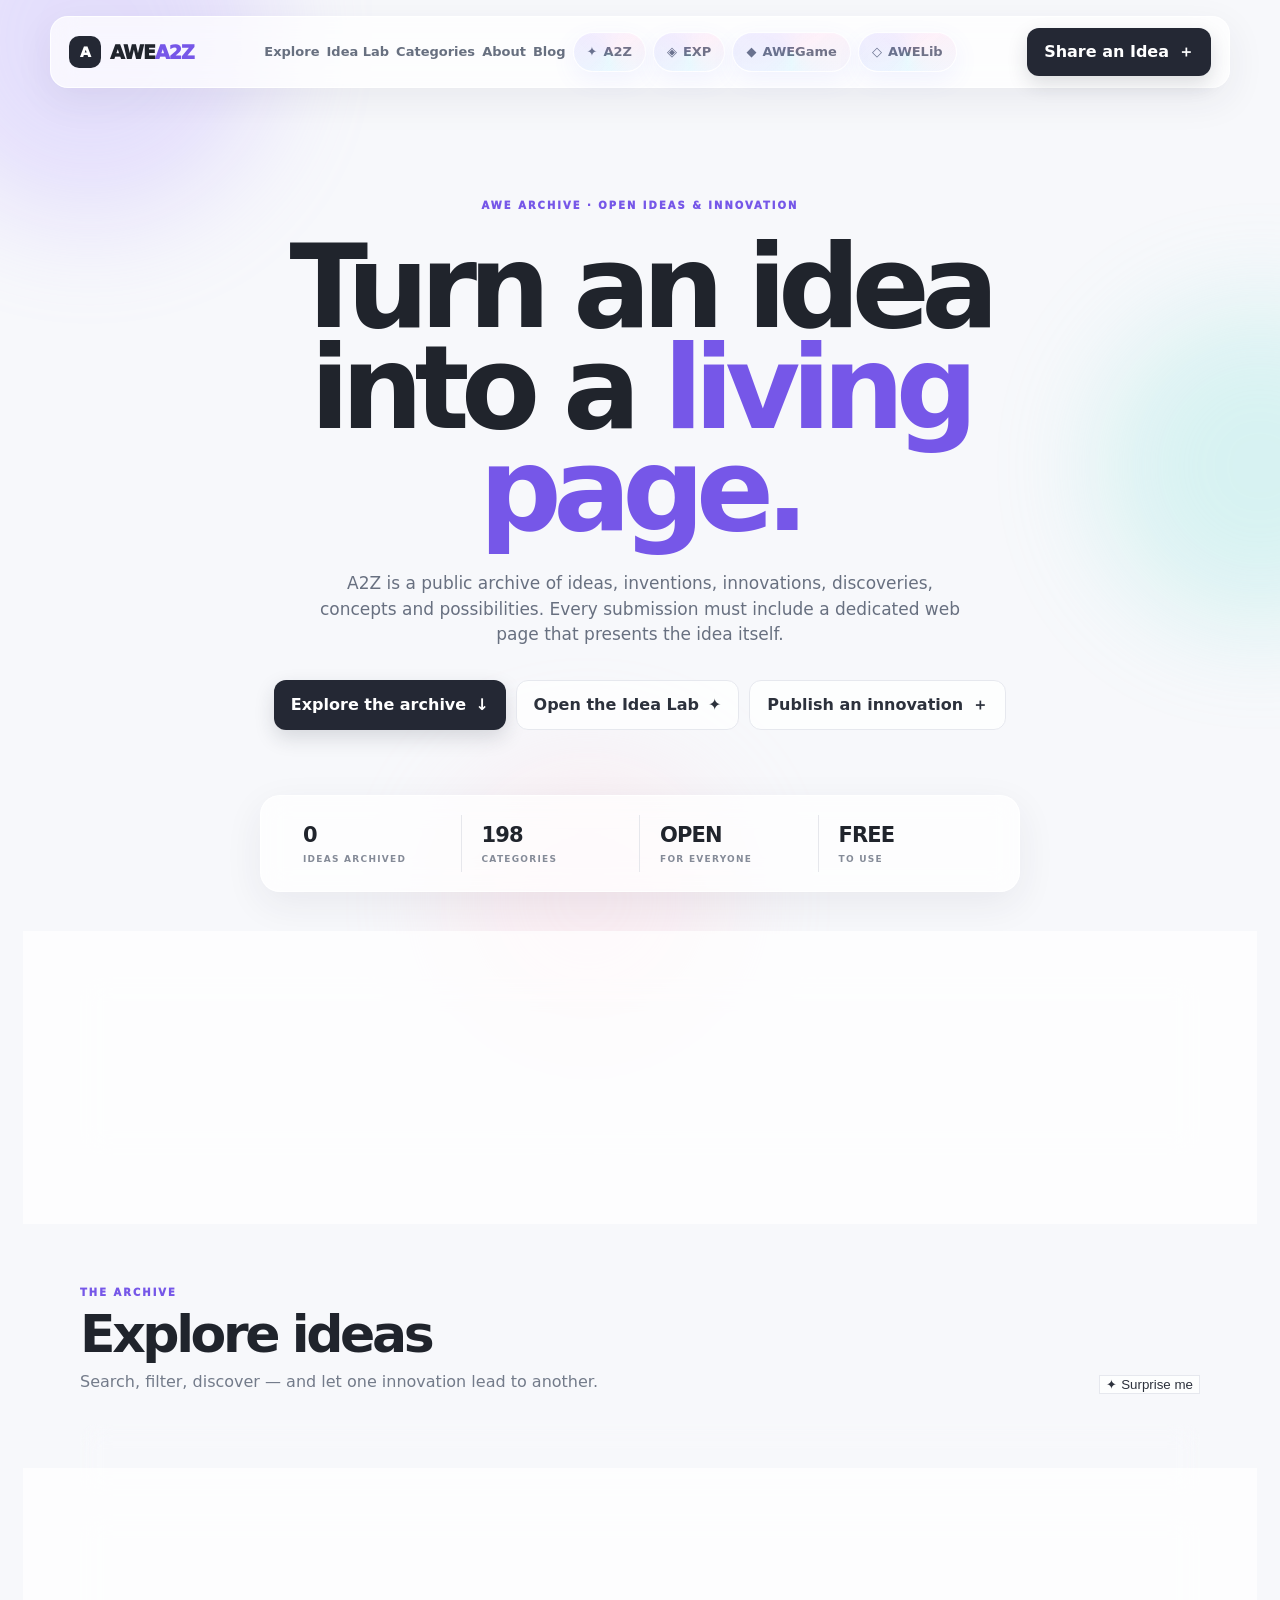
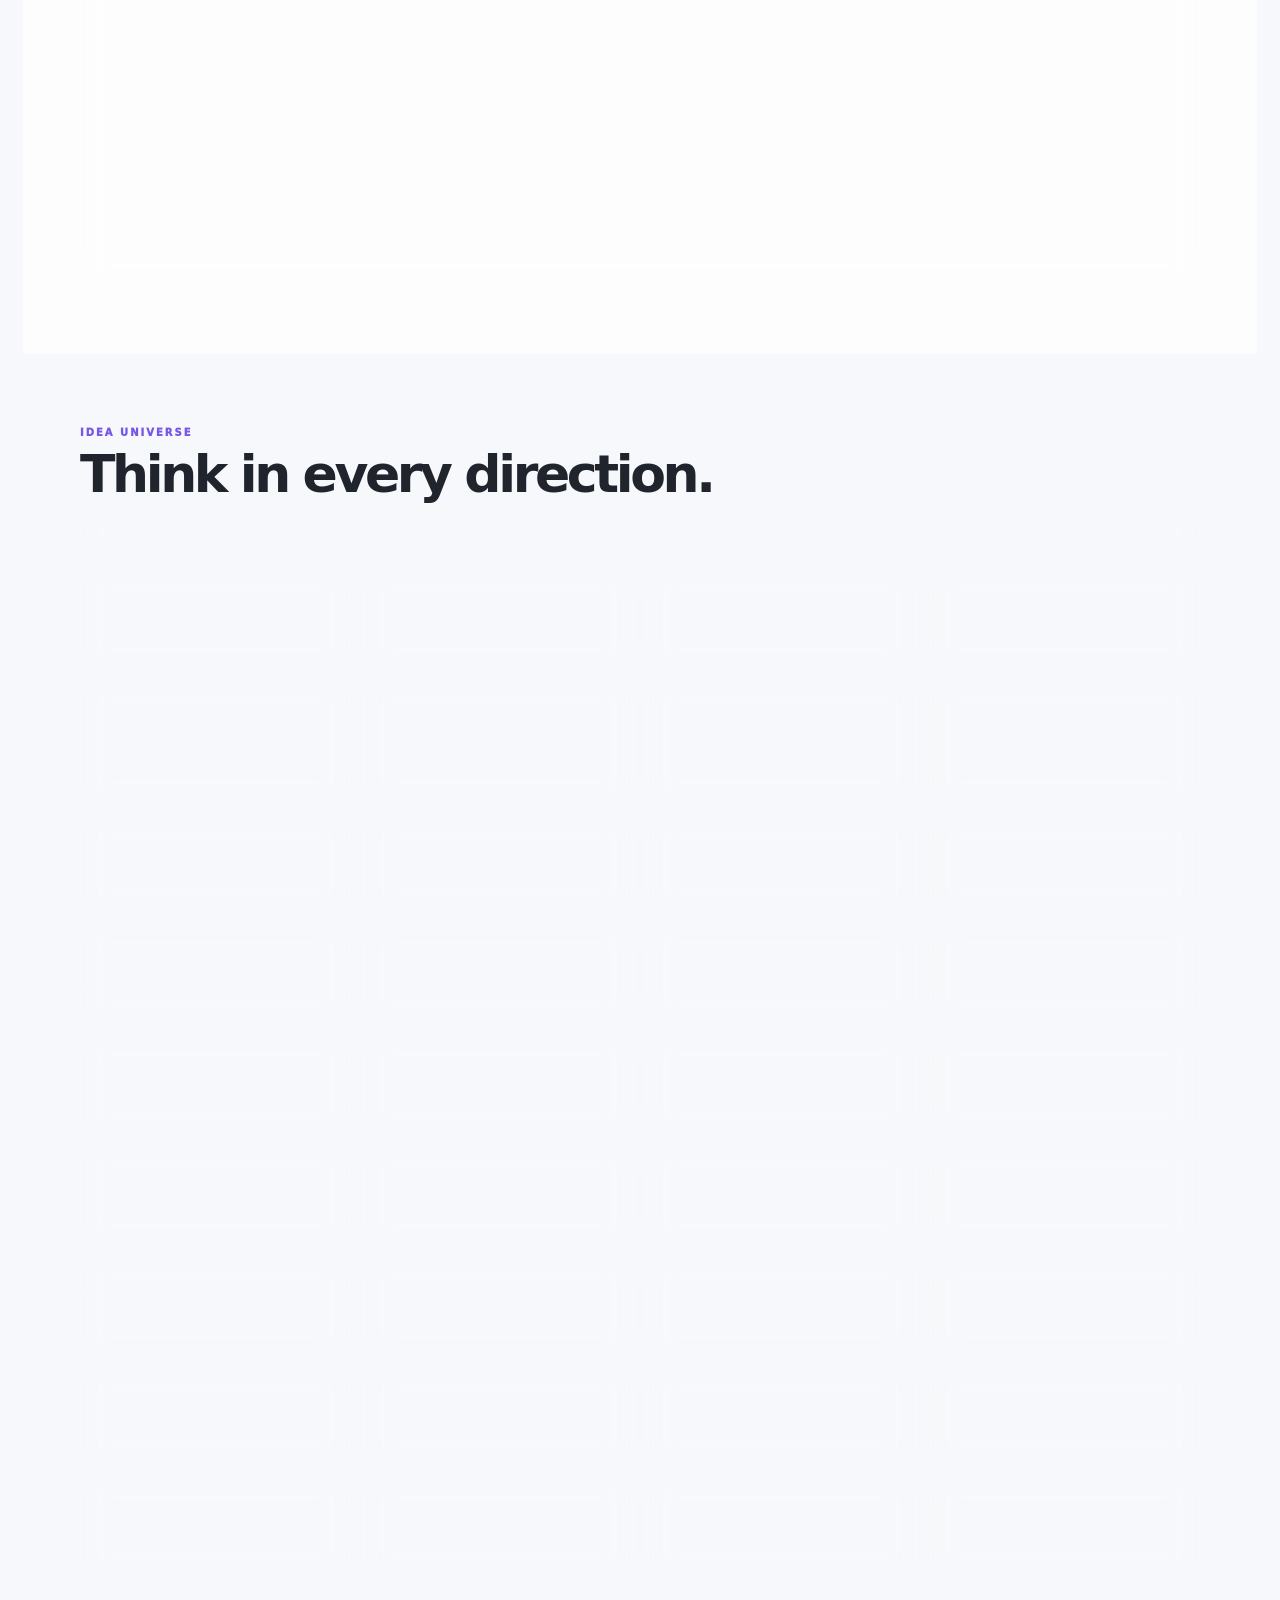
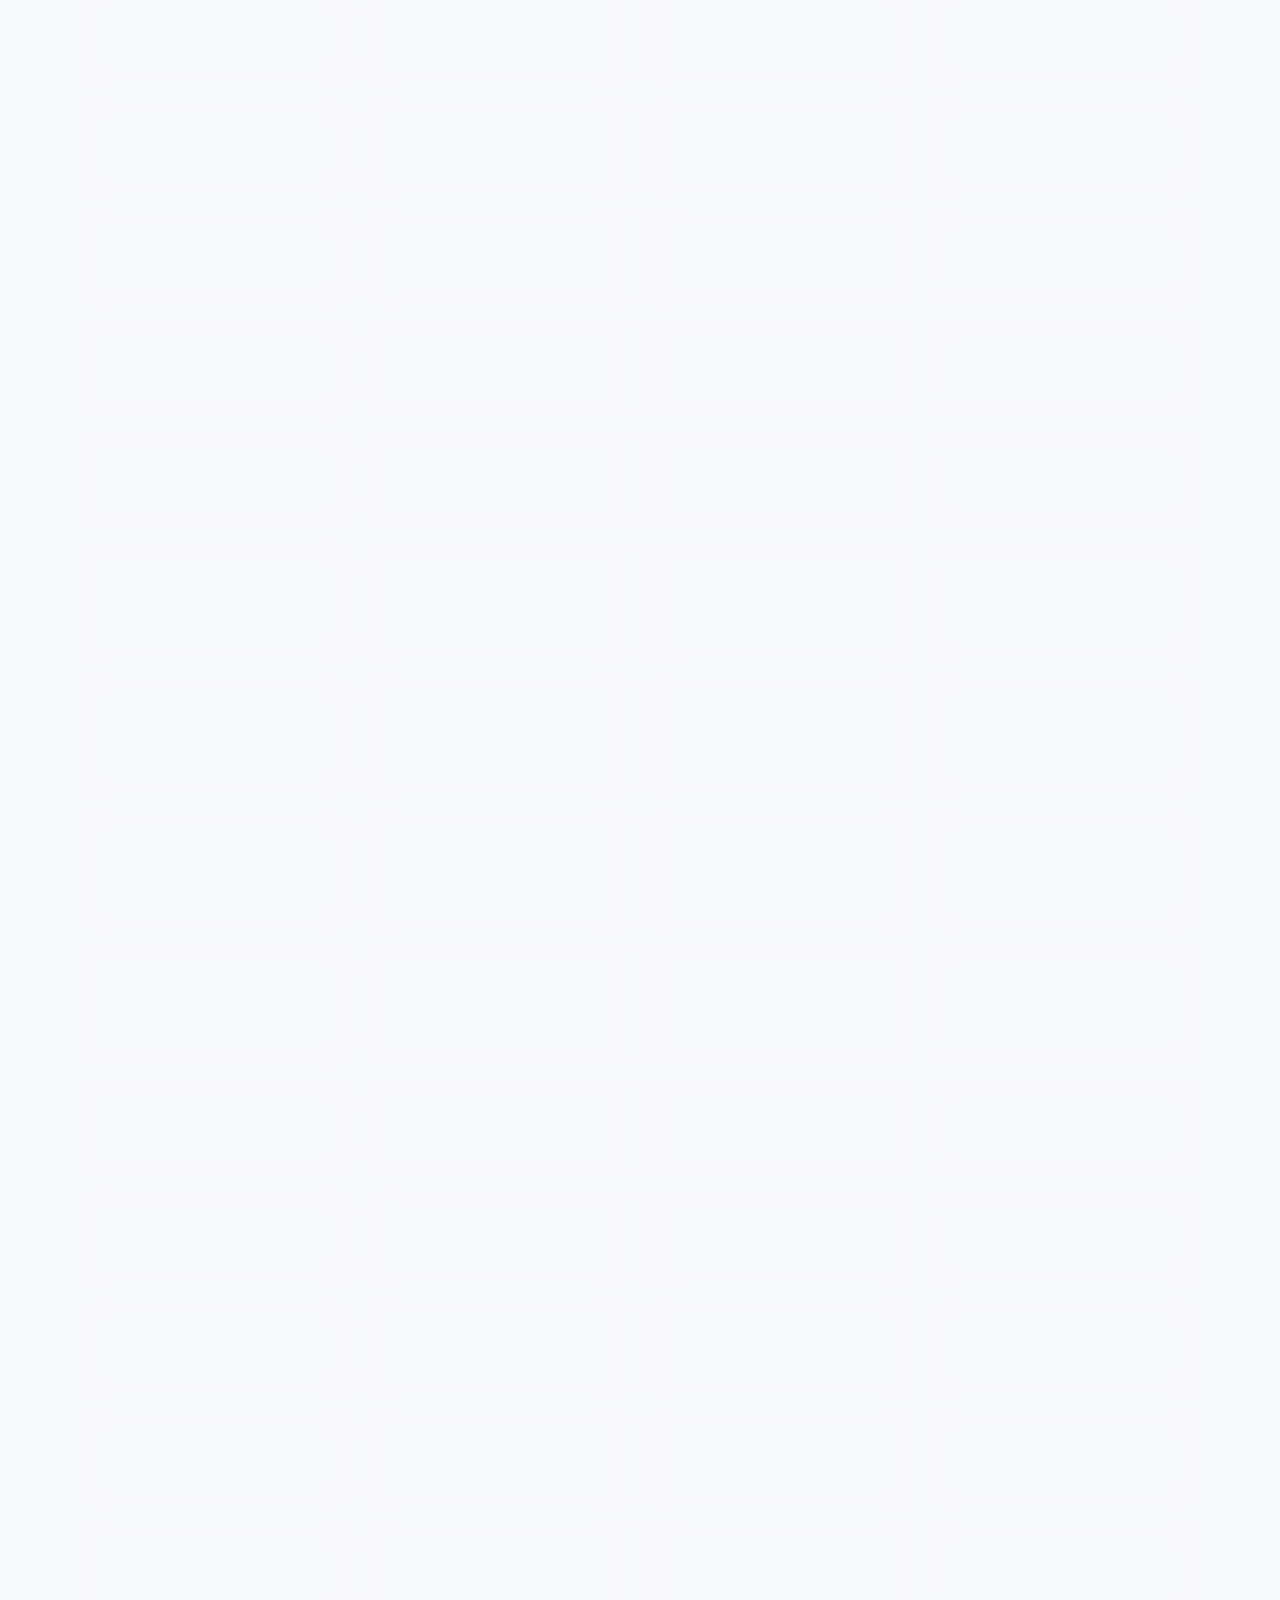
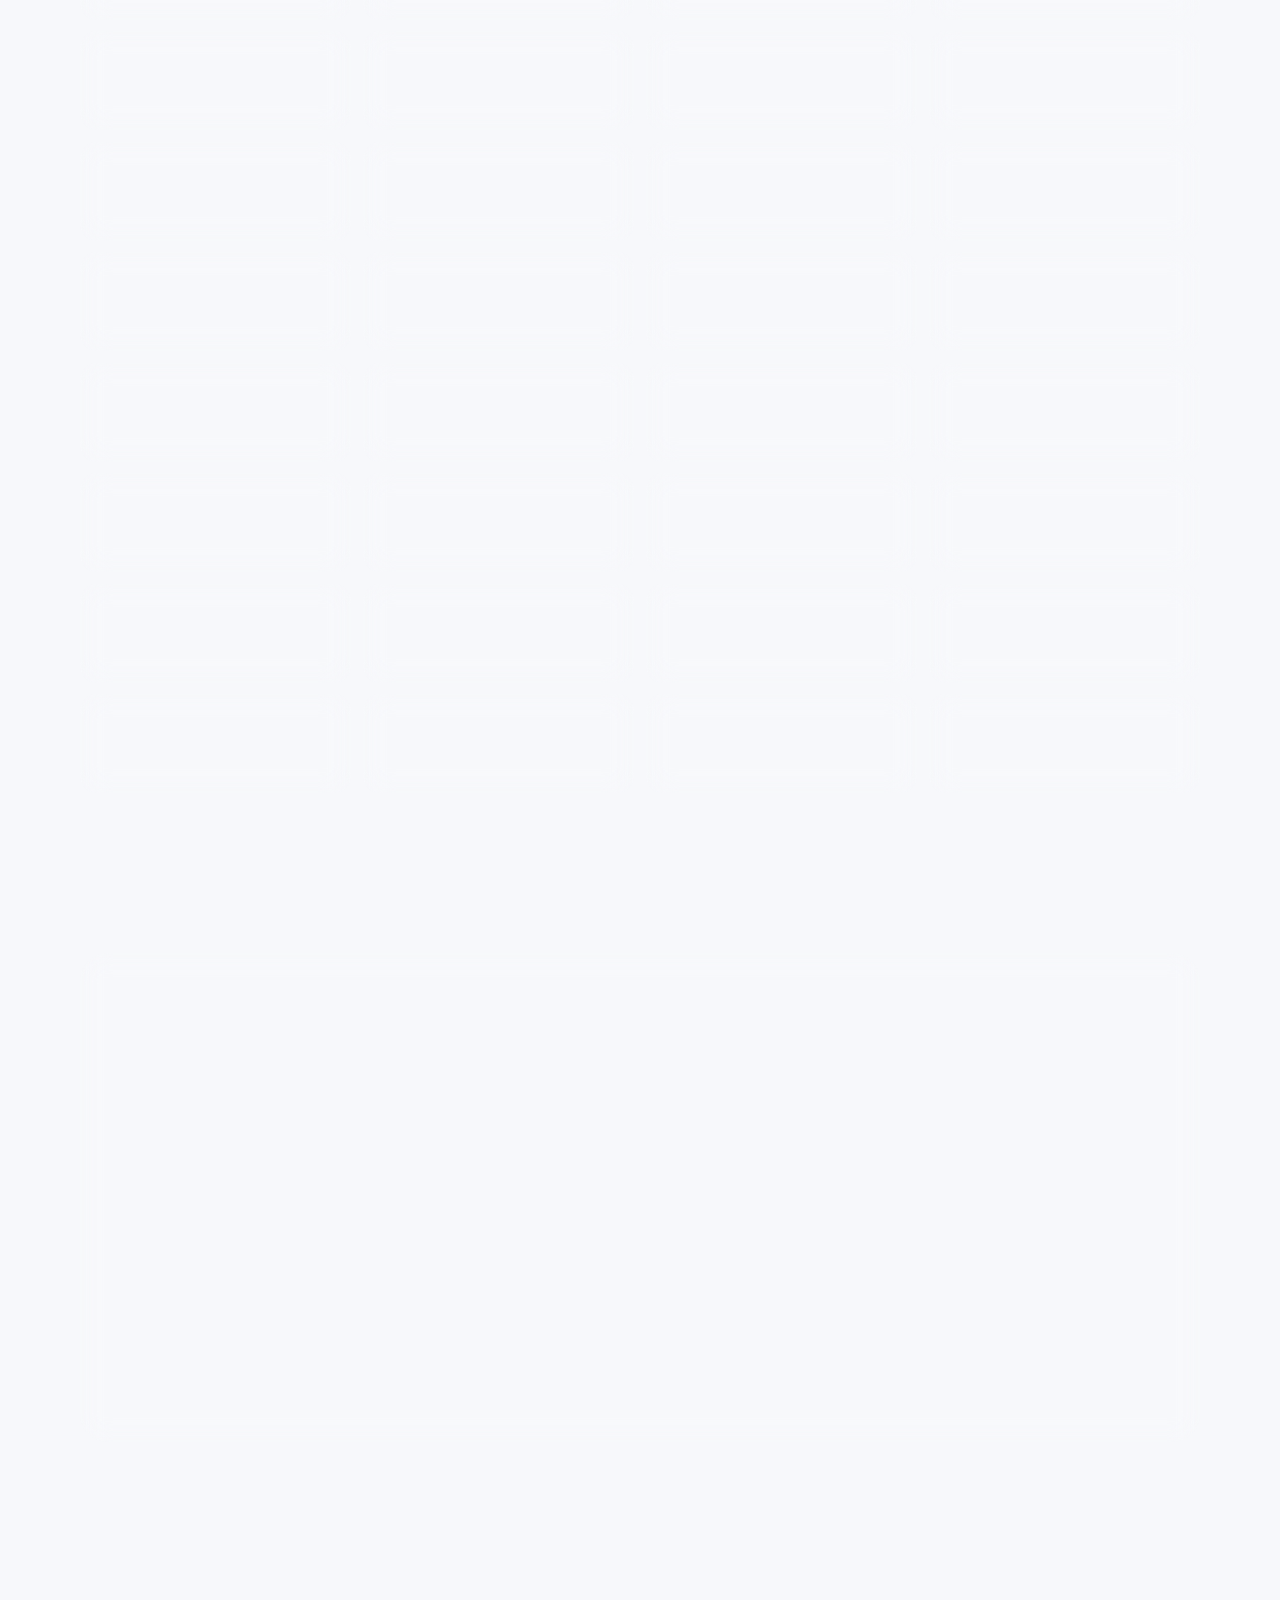
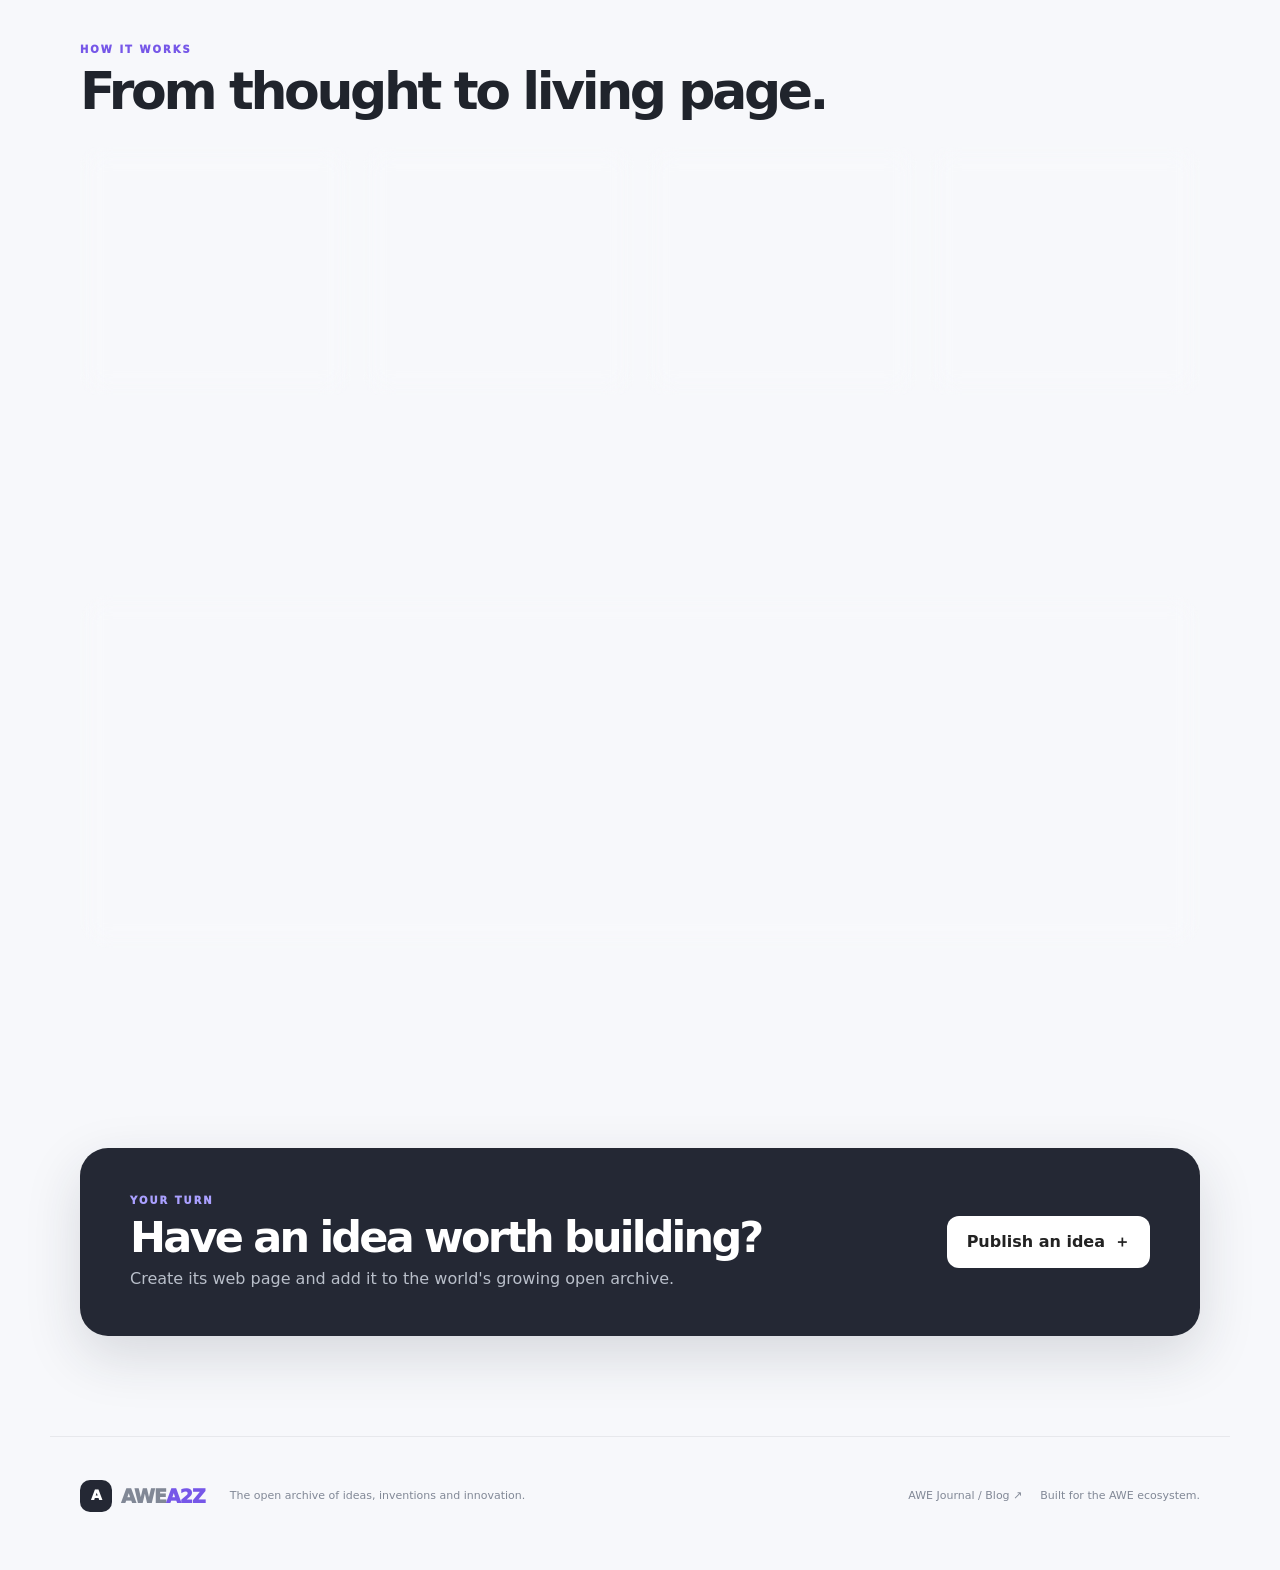
<file: index.html>
<!doctype html>
<html lang="en"><head><meta charset="utf-8"><meta name="viewport" content="width=device-width,initial-scale=1"><meta name="description" content="AWE A2Z — a global open archive of ideas, inventions, innovations and possibilities."><title>AWE A2Z — The Open Idea Archive</title><link rel="stylesheet" href="styles.css"></head><body><div class="aurora aurora-a"></div><div class="aurora aurora-b"></div><div class="aurora aurora-c"></div><header class="nav glass"><a class="logo" href="#top"><span class="logo-mark">A</span><span>AWE<span class="accent">A2Z</span></span></a><nav><a href="#ideas">Explore</a><a href="idea-lab.html">Idea Lab</a><a href="#categories">Categories</a><a href="#about">About</a><a href="https://blogma-wa.blogspot.com/" target="_blank" rel="noopener">Blog</a></nav><button class="btn btn-primary open-submit">Share an Idea <span>＋</span></button></header><main id="top"><section class="hero"><div class="eyebrow">AWE ARCHIVE · OPEN IDEAS & INNOVATION</div><h1>Turn an idea into a <em>living page.</em></h1><p class="hero-copy">A2Z is a public archive of ideas, inventions, innovations, discoveries, concepts and possibilities. Every submission must include a dedicated web page that presents the idea itself.</p><div class="hero-actions"><a class="btn btn-primary" href="#ideas">Explore the archive <span>↓</span></a><a class="btn btn-glass" href="idea-lab.html">Open the Idea Lab <span>✦</span></a><button class="btn btn-glass open-submit">Publish an innovation <span>＋</span></button></div><div class="stats glass"><div><strong id="count">—</strong><small>IDEAS ARCHIVED</small></div><div><strong id="catCount">—</strong><small>CATEGORIES</small></div><div><strong>OPEN</strong><small>FOR EVERYONE</small></div><div><strong>FREE</strong><small>TO USE</small></div></div></section><section class="capacity section"><div class="capacity-card glass"><div><div class="eyebrow">TODAY'S PUBLISHING CAPACITY</div><h2><span id="todayCount">0</span> / 100,000</h2><p id="capacityNote">Publishing is open.</p></div><div class="capacity-side"><strong><span id="remainingCount">100,000</span> remaining today</strong><span>Daily A2Z publishing limit</span></div><div class="capacity-track"><i id="capacityBar"></i></div></div></section><section id="ideas" class="section"><div class="section-head"><div><div class="eyebrow">THE ARCHIVE</div><h2>Explore ideas</h2><p>Search, filter, discover — and let one innovation lead to another.</p></div><button class="shuffle glass-btn" id="randomBtn">✦ Surprise me</button></div><div class="toolbar glass"><div class="search"><span>⌕</span><input id="search" type="search" placeholder="Search ideas, inventions, topics or keywords…"></div><select id="category"><option value="all">All categories</option></select><select id="sort"><option value="new">Newest</option><option value="old">Oldest</option><option value="az">A–Z</option></select></div><div id="ideaGrid" class="idea-grid"><div class="loading glass">Loading the archive<span>…</span></div></div><div id="empty" class="empty glass" hidden><div class="empty-symbol">⌁</div><h3>No ideas found</h3><p>Try another search, or be the first to add one.</p><button class="btn btn-primary open-submit">Publish an idea</button></div></section><section id="categories" class="section categories-section"><div class="eyebrow">IDEA UNIVERSE</div><h2>Think in every direction.</h2><div id="categoryGrid" class="category-grid"></div></section><section id="about" class="section manifesto"><div class="manifesto-card glass"><div class="eyebrow">THE A2Z PRINCIPLE</div><h2>Innovation is a shared resource.</h2><p><strong>AWE does not claim ownership of ideas published in A2Z.</strong> A2Z is a public idea and innovation archive. A contribution may describe anything from an invention or scientific concept to an educational method, product concept, artistic innovation or other new possibility. Contributors must present their own contribution through a dedicated web page and agree that the submitted idea is intended for free public use. AWE does not guarantee originality or legal status.</p><div class="principles"><span>01 · NO AWE OWNERSHIP</span><span>02 · IDEA + WEB PAGE</span><span>03 · ANONYMOUS</span><span>04 · PUBLIC</span><span>05 · REUSABLE</span></div></div></section><section class="section how"><div class="eyebrow">HOW IT WORKS</div><h2>From thought to living page.</h2><div class="steps"><article class="step glass"><b>01</b><h3>Create</h3><p>Build a web page dedicated to your idea. The page must actually present the idea, invention or innovation.</p></article><article class="step glass"><b>02</b><h3>Submit</h3><p>Give us the title, description, category and the public URL of your idea page.</p></article><article class="step glass"><b>03</b><h3>Publish</h3><p>Your submission is stored in the A2Z archive and receives a unique public ID.</p></article><article class="step glass"><b>04</b><h3>Share & build</h3><p>Anyone can discover the page, read the idea, use it and build something new from it.</p></article></div></section><section class="section"><div class="manifesto-card glass"><div class="eyebrow">COMMUNITY REVIEW</div><h2>See something that should not be here?</h2><p>If you believe an idea infringes rights, contains unlawful material, exposes private information or otherwise should be removed, report its exact ID and reason to <strong>araratavetisyan777999@gmail.com</strong>. AWE will review the report. If the issue is valid, the idea will be removed; if the report is not substantiated, it may remain.</p></div></section><section class="cta section"><div class="cta-card"><div><div class="eyebrow">YOUR TURN</div><h2>Have an idea worth building?</h2><p>Create its web page and add it to the world's growing open archive.</p></div><button class="btn btn-light open-submit">Publish an idea <span>＋</span></button></div></section></main><footer><div class="logo"><span class="logo-mark">A</span><span>AWE<span class="accent">A2Z</span></span></div><p>The open archive of ideas, inventions and innovation.</p><div class="footer-links"><a href="https://blogma-wa.blogspot.com/" target="_blank" rel="noopener">AWE Journal / Blog ↗</a><span>Built for the AWE ecosystem.</span></div></footer><div class="modal" id="submitModal" aria-hidden="true"><div class="modal-backdrop"></div><div class="modal-card glass"><button class="close" id="closeModal">×</button><div class="eyebrow">ADD TO A2Z</div><h2>Publish your idea.</h2><p class="modal-note">A2Z is for ideas, inventions and innovations expressed through text <strong>and a dedicated web page</strong>. There is no size limit for the idea or page. Your name is never required. AWE claims no ownership of the idea you submit.</p><form id="ideaForm"><label>Title<input name="title" maxlength="120" required placeholder="Give your idea a clear title"></label><label>Complete idea<textarea name="idea" maxlength="50000" required placeholder="Write the complete idea here. Explain the idea, invention, innovation, discovery, method, concept or possibility in enough detail to understand it."></textarea></label><label>Idea web page URL<input name="url" type="url" maxlength="2000" required placeholder="https://your-site.example/your-idea"></label><p class="field-help">Required: create a public web page about this exact idea and paste its URL above. The page may be hosted anywhere, but it must actually present the submitted idea. There is no A2Z size limit for the web page.</p><label>Category<select name="category" id="formCategory" required></select></label><label class="check"><input type="checkbox" name="anonymous" checked> Publish anonymously</label><label class="check"><input type="checkbox" name="freeuse" required> I confirm that this contribution and its idea web page are submitted for free public use, and that I have the right to submit the material.</label><div id="formStatus" class="form-status"></div><button class="btn btn-primary submit-btn" type="submit">Publish to A2Z <span>→</span></button></form></div></div><script src="app.js"></script></body></html>
</file>
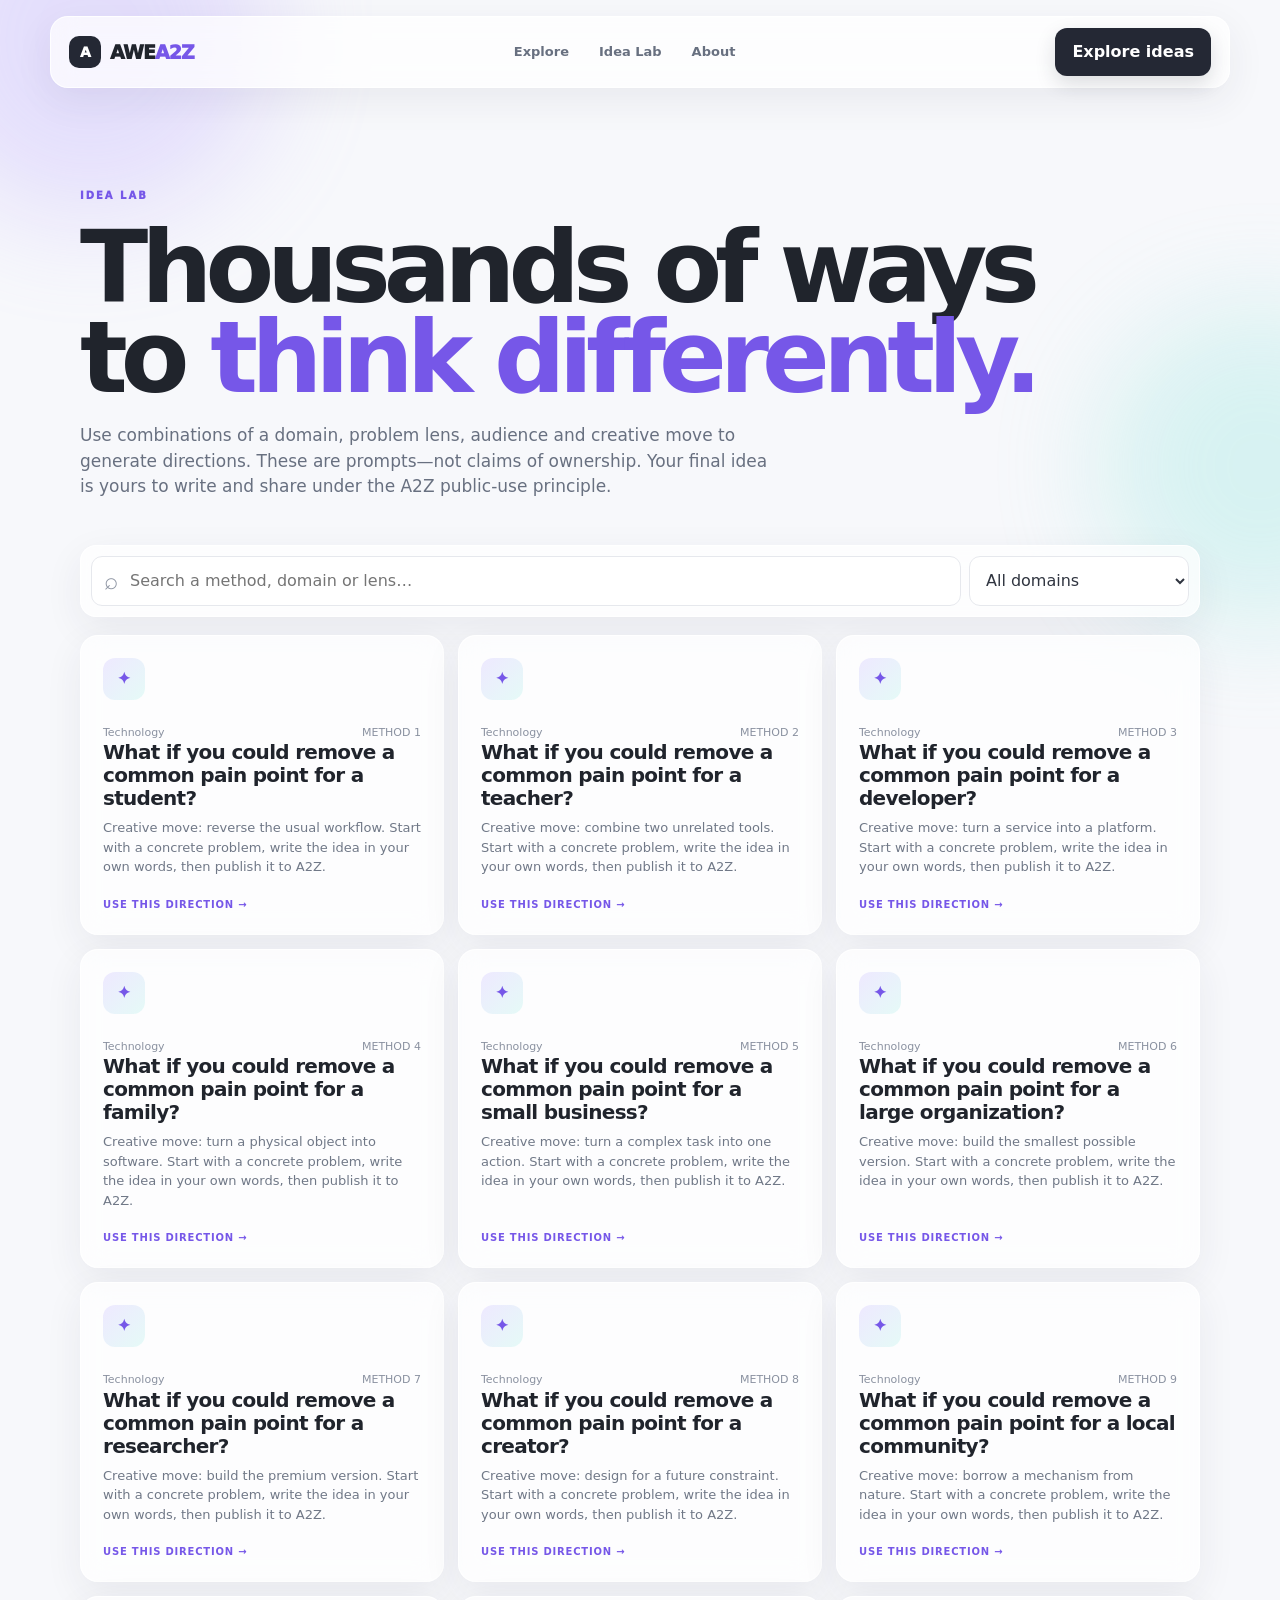
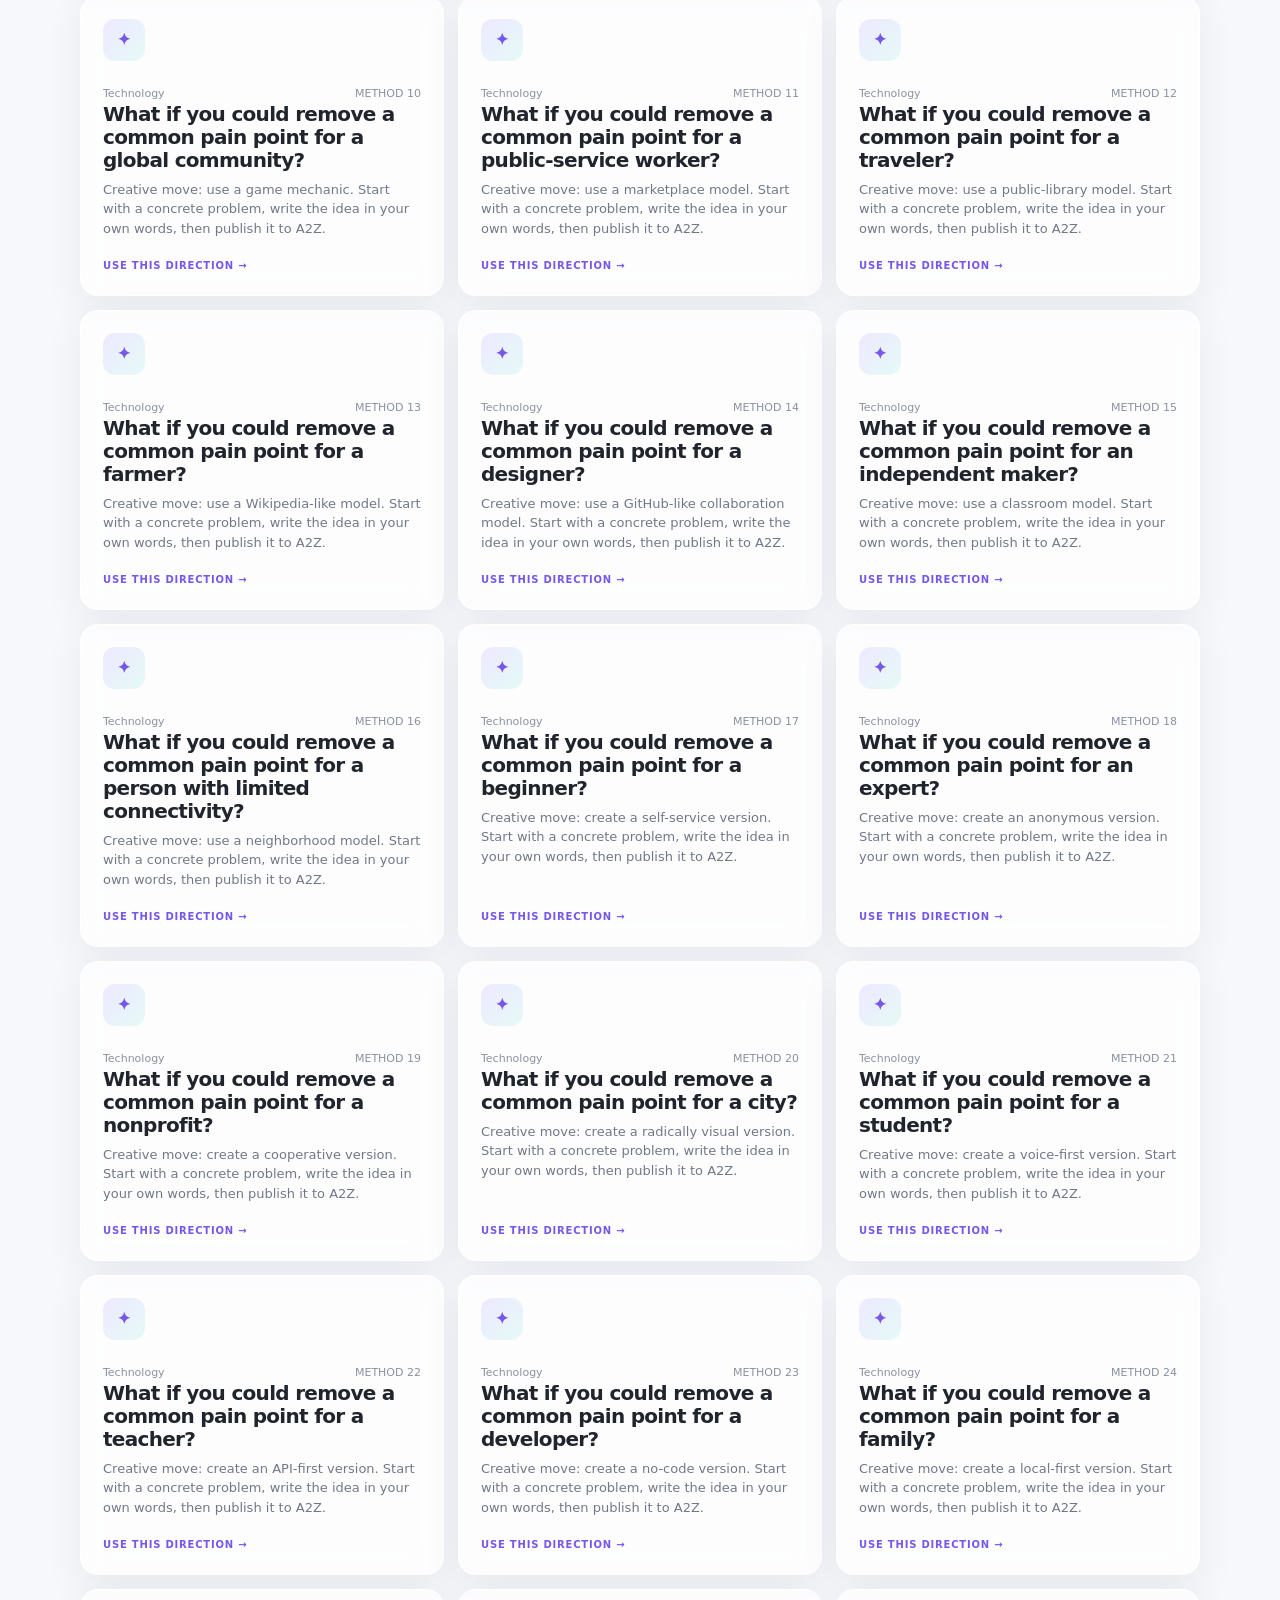
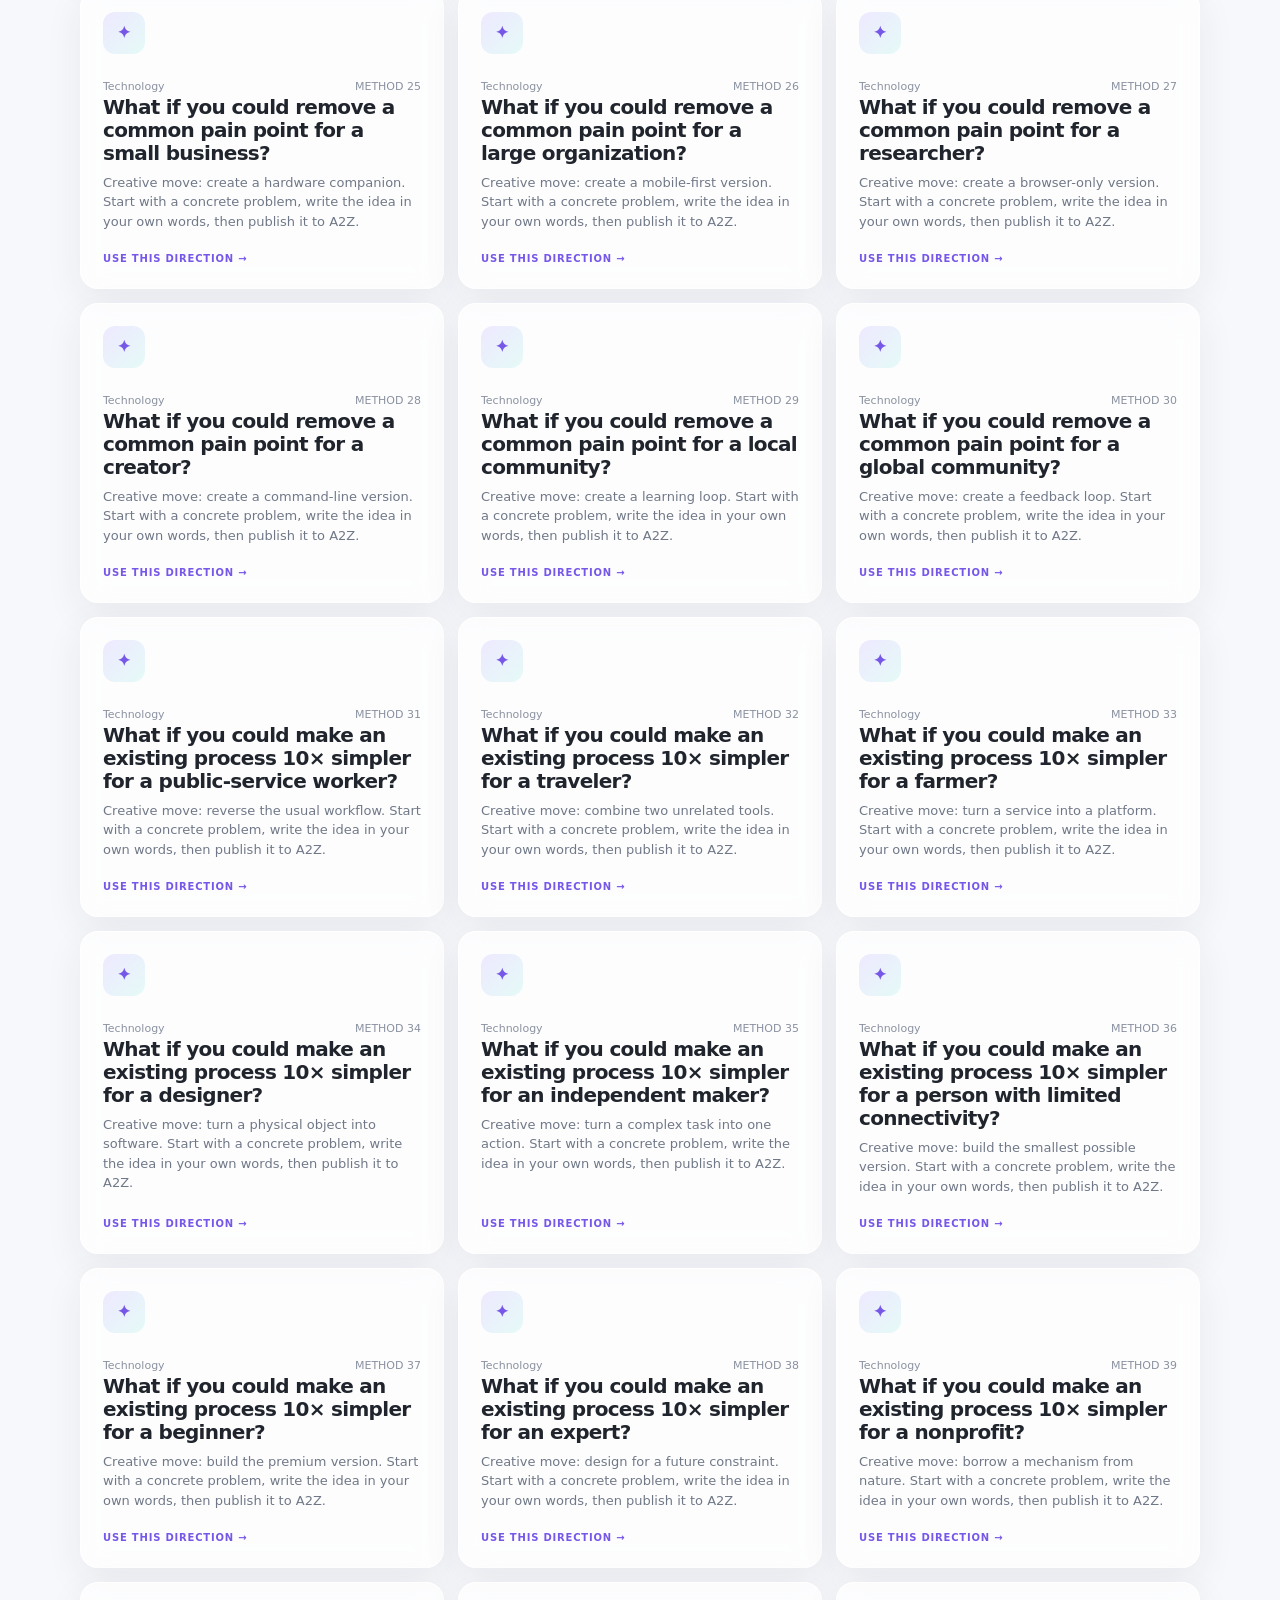
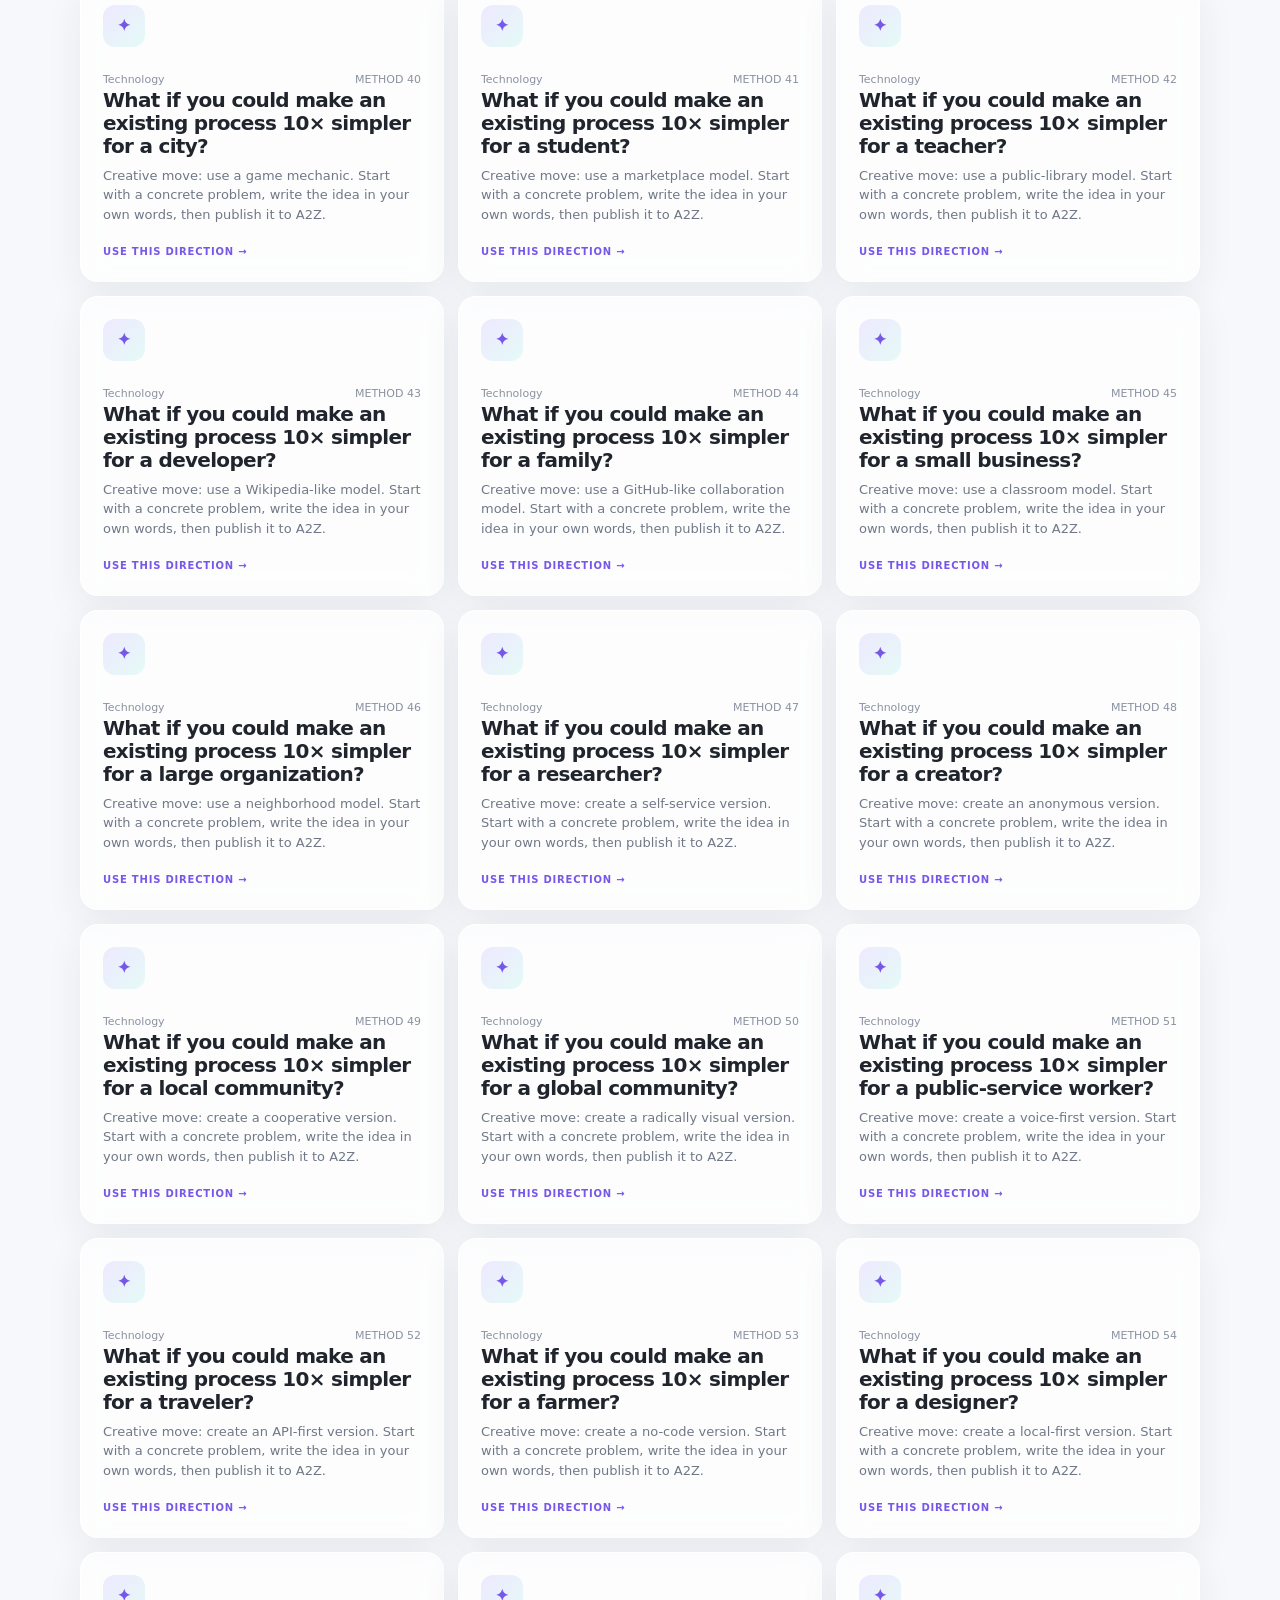
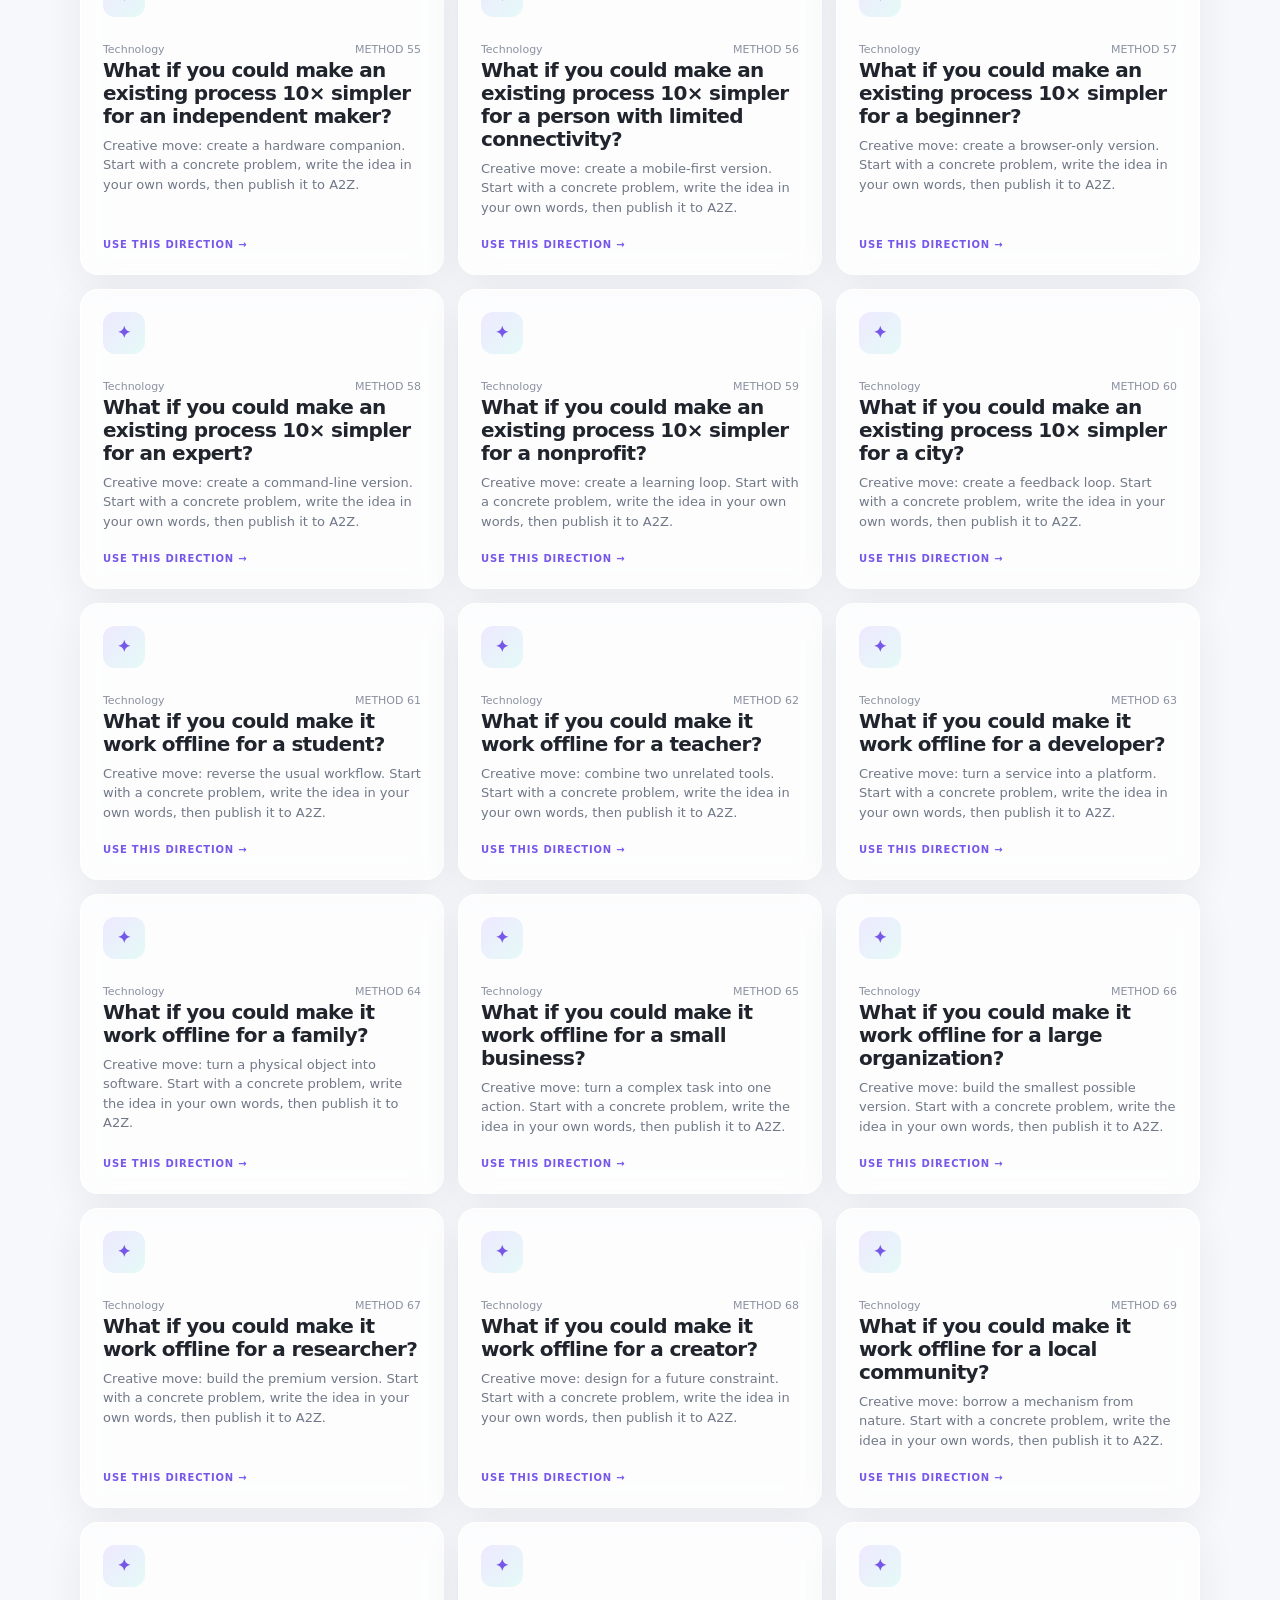
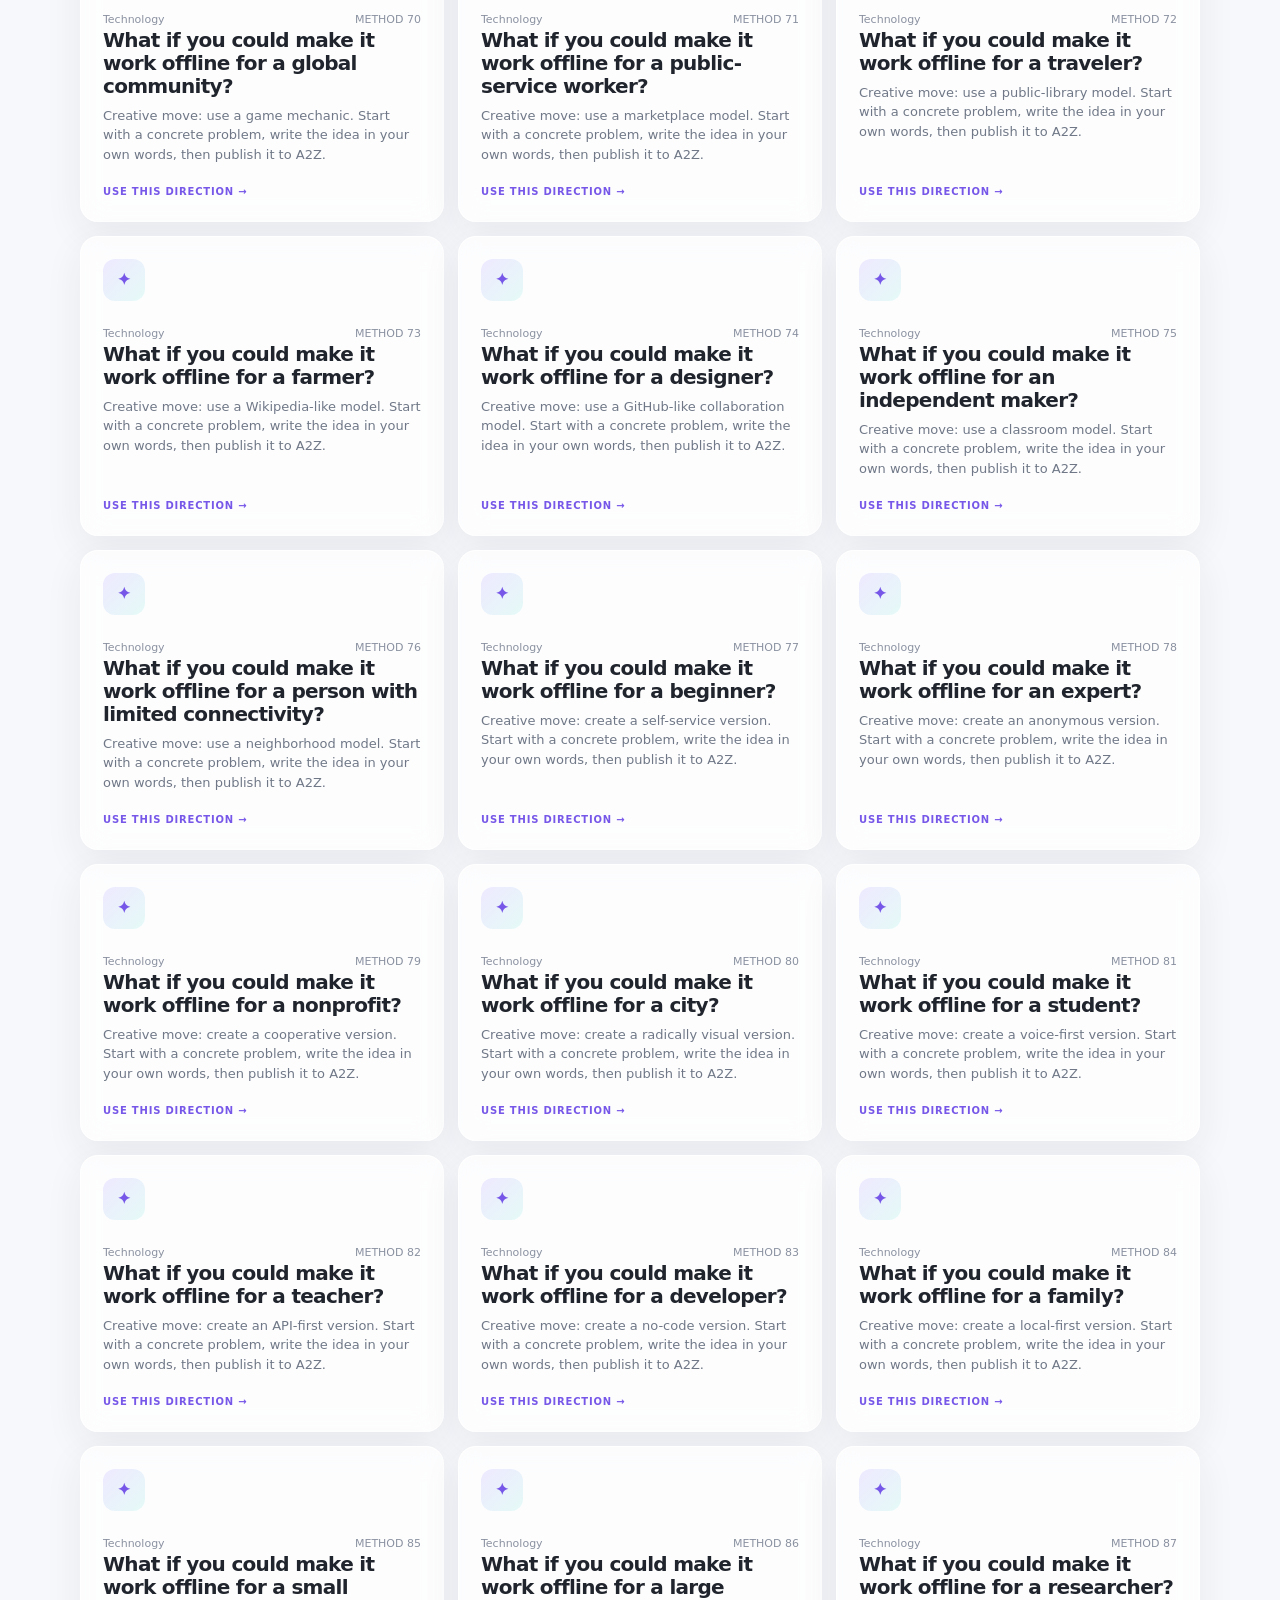
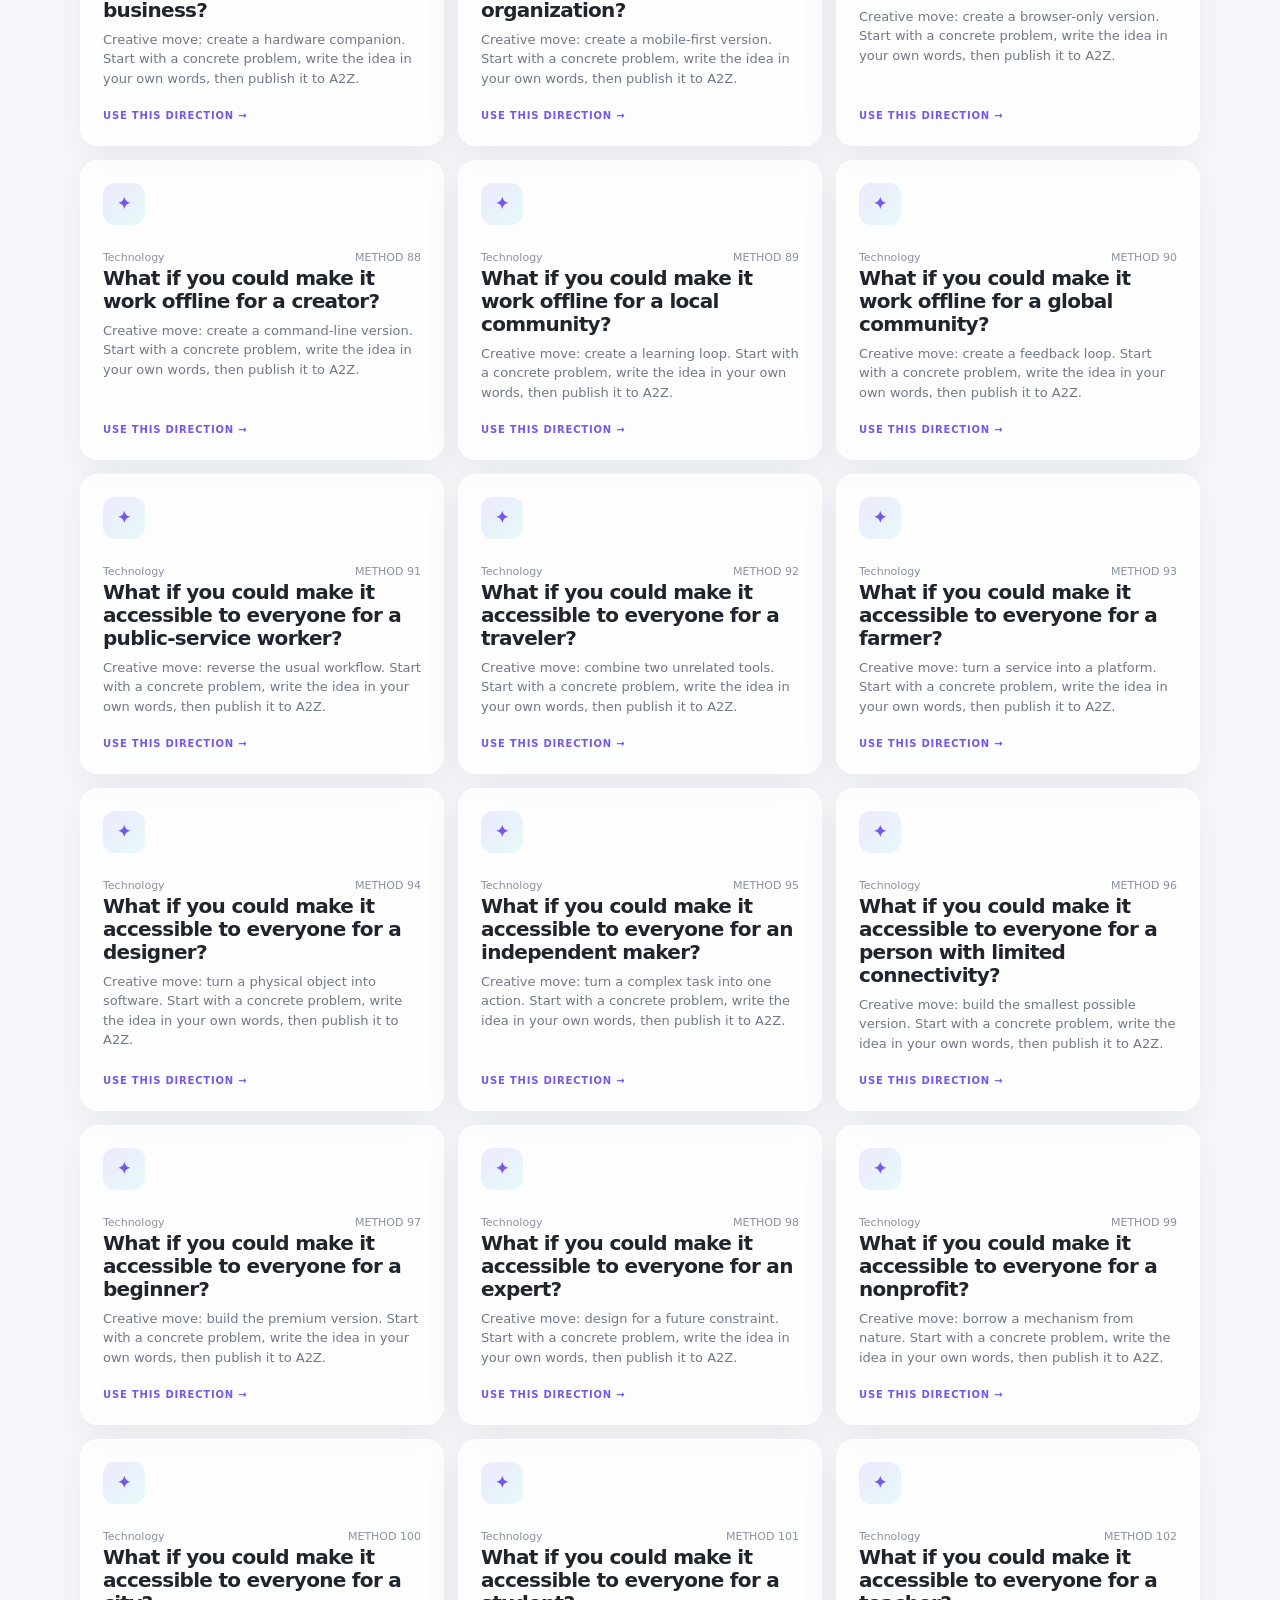
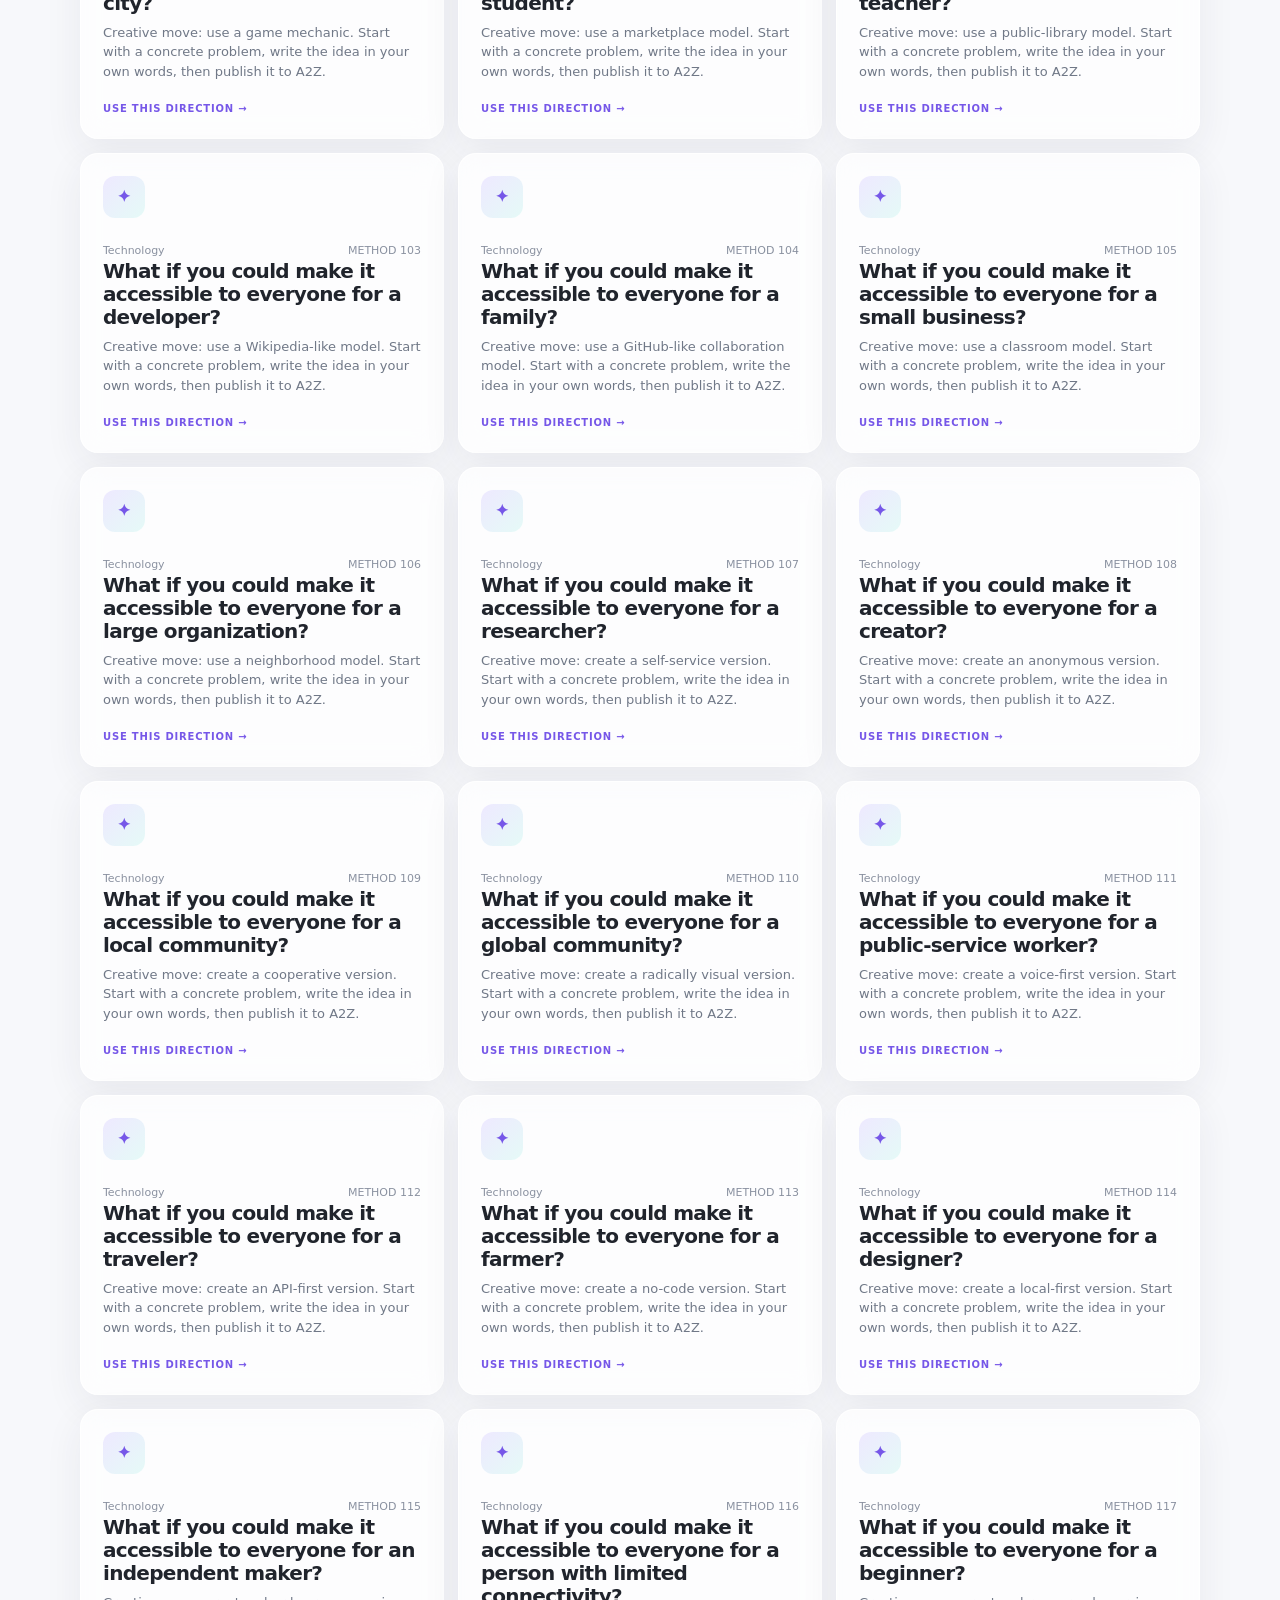
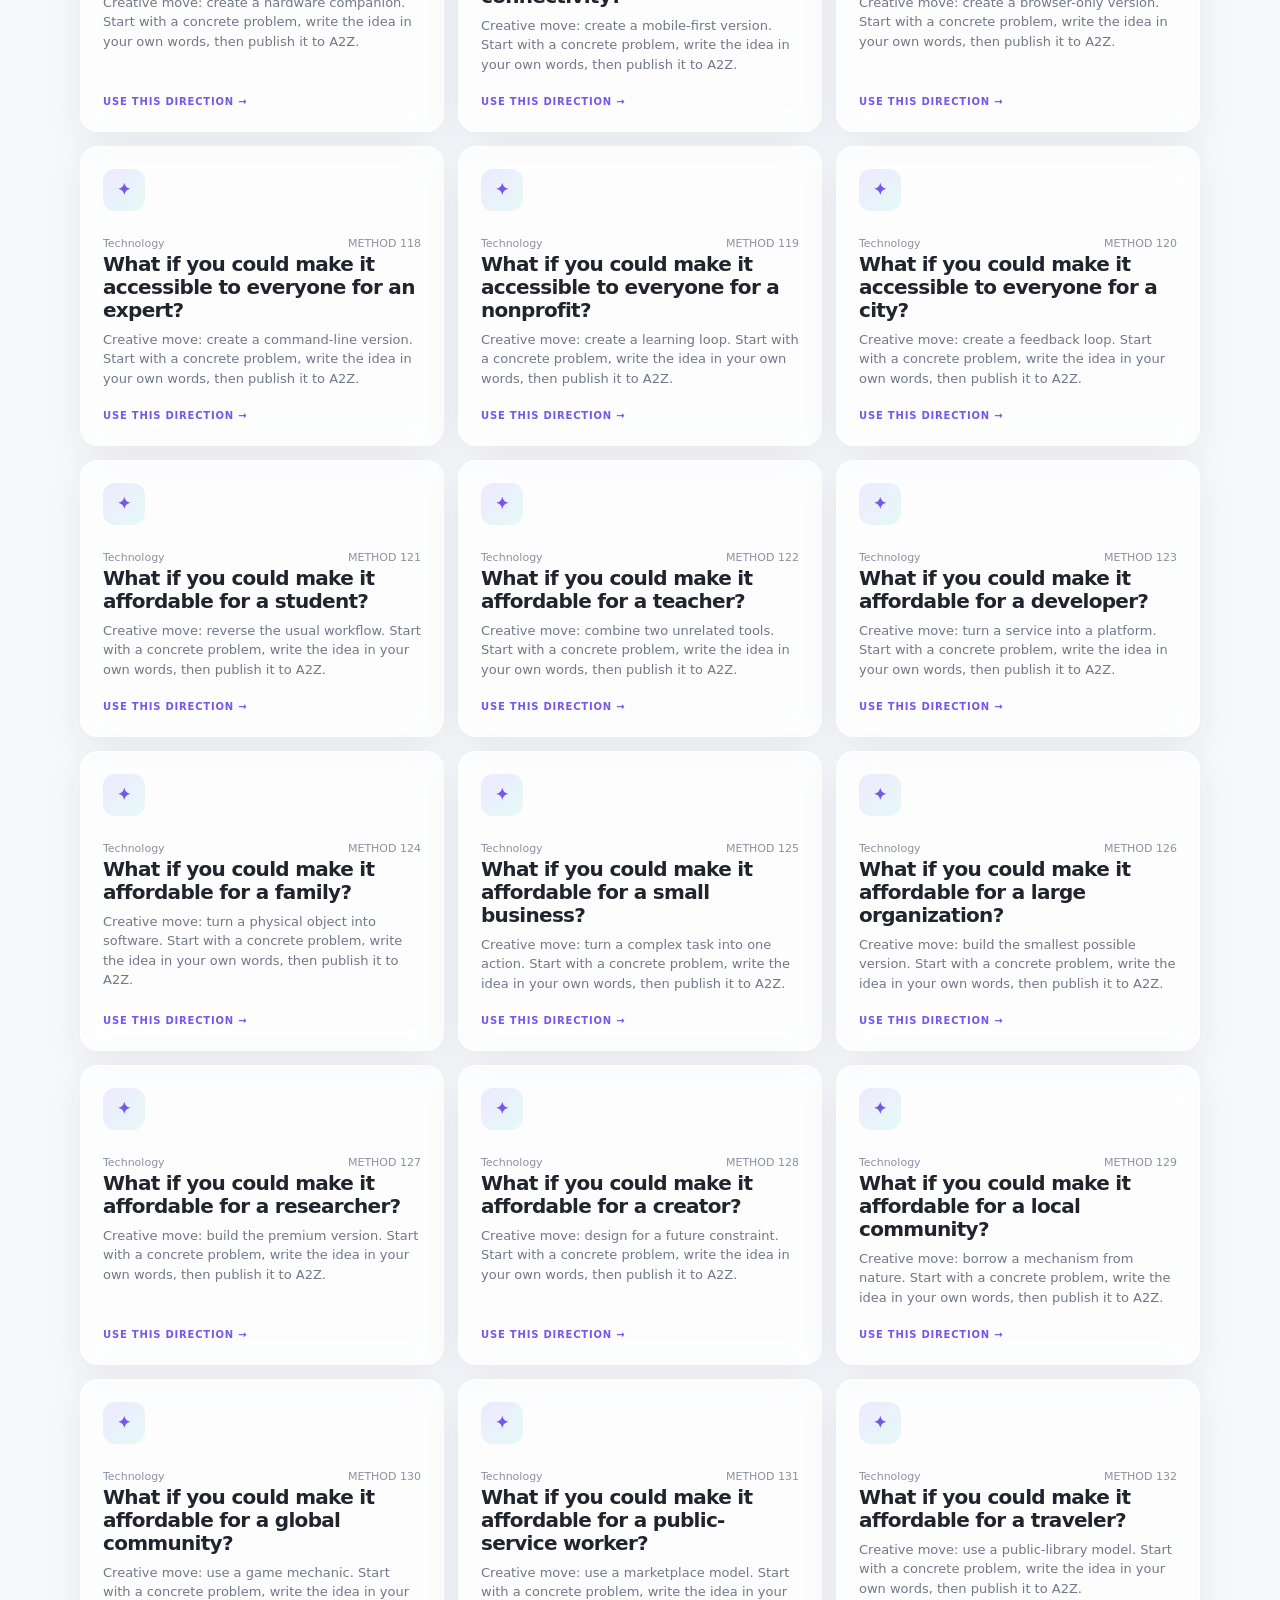
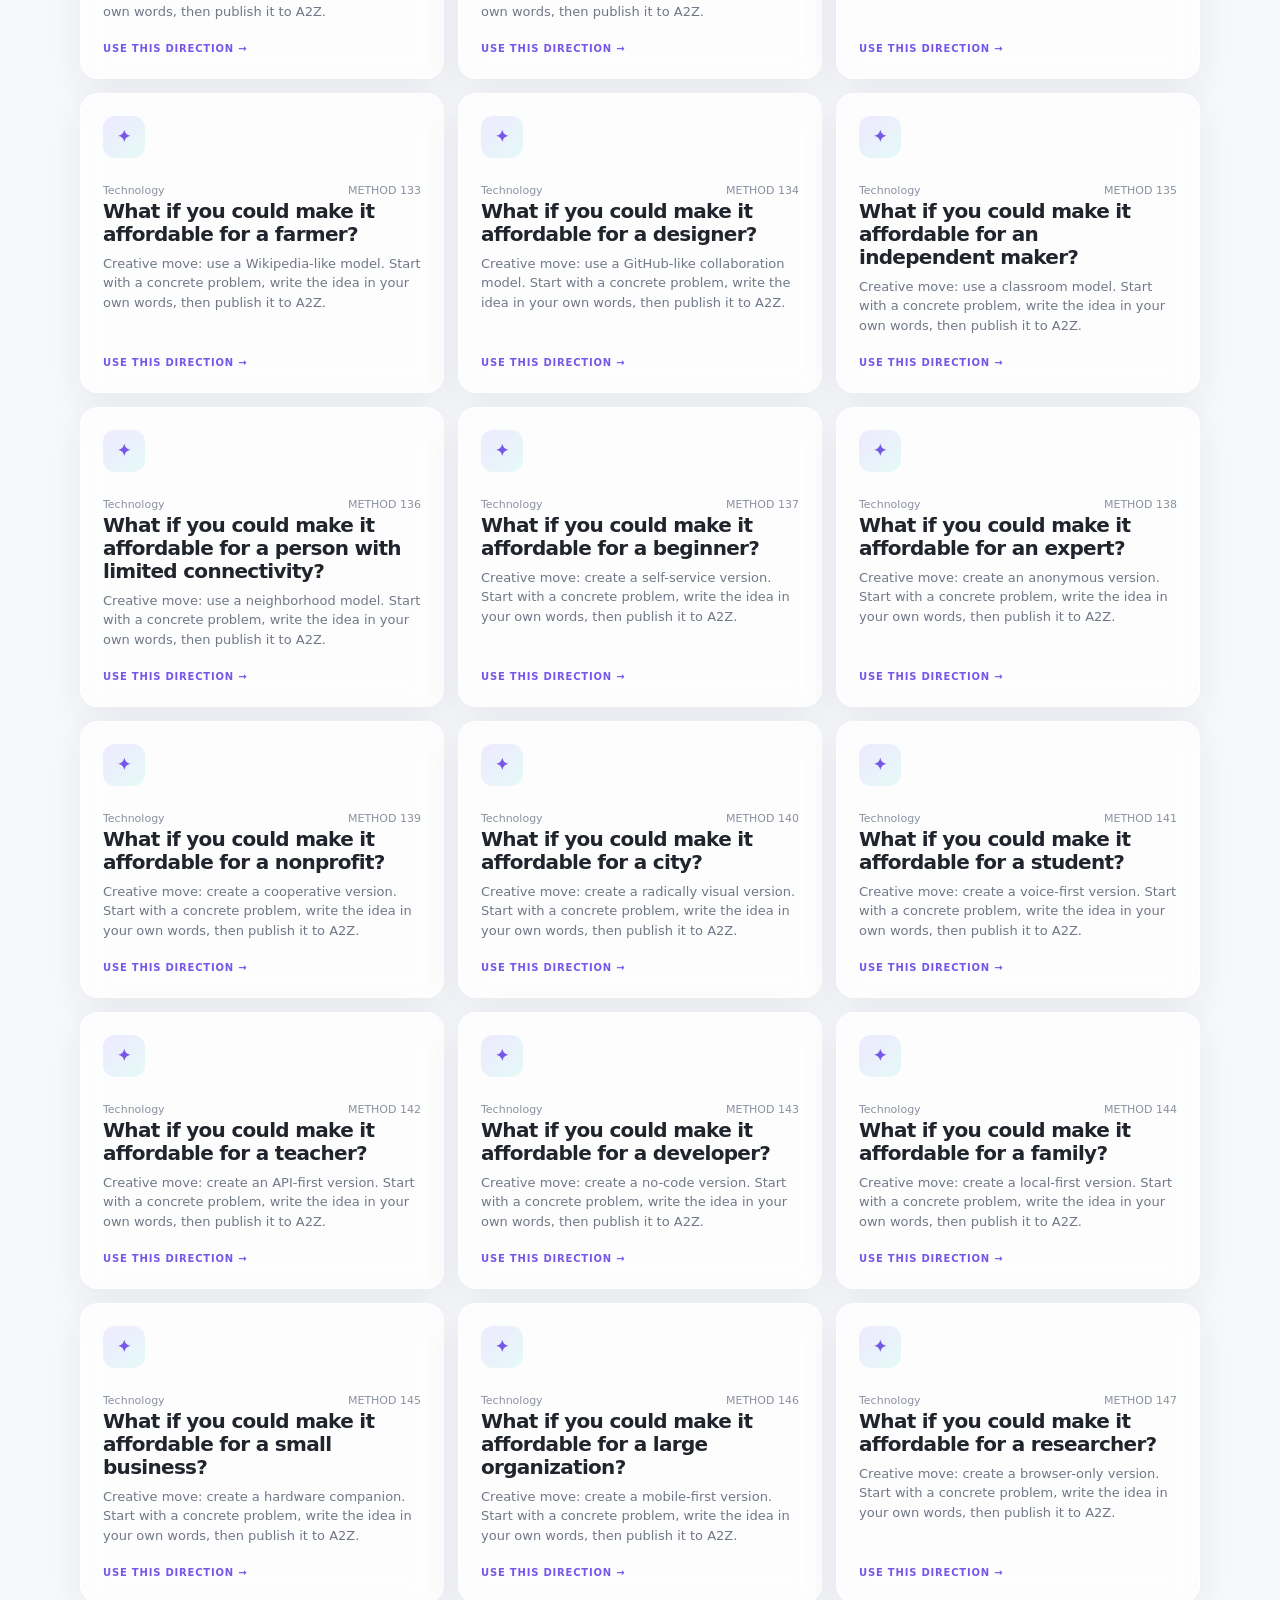
<file: idea-lab.html>
<!doctype html><html lang="en"><head><meta charset="utf-8"><meta name="viewport" content="width=device-width,initial-scale=1"><title>Idea Lab — AWE A2Z</title><link rel="stylesheet" href="styles.css"></head><body><div class="aurora aurora-a"></div><div class="aurora aurora-b"></div><header class="nav glass"><a class="logo" href="index.html"><span class="logo-mark">A</span><span>AWE<span class="accent">A2Z</span></span></a><nav><a href="index.html#ideas">Explore</a><a href="idea-lab.html">Idea Lab</a><a href="index.html#about">About</a></nav><a class="btn btn-primary" href="index.html#ideas">Explore ideas</a></header><main class="section"><div class="eyebrow">IDEA LAB</div><h1 style="font-size:clamp(54px,8vw,100px);line-height:.9;letter-spacing:-.07em;margin:20px 0">Thousands of ways<br>to <em style="font-style:normal;color:#7657e8">think differently.</em></h1><p class="hero-copy" style="margin:0;max-width:700px">Use combinations of a domain, problem lens, audience and creative move to generate directions. These are prompts—not claims of ownership. Your final idea is yours to write and share under the A2Z public-use principle.</p><div class="toolbar glass" style="margin-top:45px;grid-template-columns:1fr 220px"><div class="search"><span>⌕</span><input id="q" placeholder="Search a method, domain or lens…"></div><select id="domain"></select></div><div id="lab" class="idea-grid"></div></main><footer><div class="logo"><span class="logo-mark">A</span><span>AWE<span class="accent">A2Z</span></span></div><p>Open ideas. Shared possibilities.</p><span><a href="index.html">A2Z archive</a></span></footer><script>
const domains=['Technology','AI','Science','Education','Health','Business','Design','Architecture','Cities','Transport','Energy','Environment','Agriculture','Food','Finance','Media','Gaming','Culture','Community','Government','Space','Security','Robotics','Accessibility','Work','Climate','Sports','Travel','Home','Communication'];
const lenses=['remove a common pain point','make an existing process 10× simpler','make it work offline','make it accessible to everyone','make it affordable','make it privacy-first','make it open source','make it community-owned','make it work for one person','make it work for millions','reduce waste','save time','reduce cost','improve trust','improve safety','connect people','turn data into action','replace a repetitive task','help beginners','help experts','work across countries','work across languages','work on low-end devices','work with no account','make it delightful','make it measurable','make it transparent','make it modular','make it interoperable','make it resilient'];
const moves=['reverse the usual workflow','combine two unrelated tools','turn a service into a platform','turn a physical object into software','turn a complex task into one action','build the smallest possible version','build the premium version','design for a future constraint','borrow a mechanism from nature','use a game mechanic','use a marketplace model','use a public-library model','use a Wikipedia-like model','use a GitHub-like collaboration model','use a classroom model','use a neighborhood model','create a self-service version','create an anonymous version','create a cooperative version','create a radically visual version','create a voice-first version','create an API-first version','create a no-code version','create a local-first version','create a hardware companion','create a mobile-first version','create a browser-only version','create a command-line version','create a learning loop','create a feedback loop'];
const audiences=['a student','a teacher','a developer','a family','a small business','a large organization','a researcher','a creator','a local community','a global community','a public-service worker','a traveler','a farmer','a designer','an independent maker','a person with limited connectivity','a beginner','an expert','a nonprofit','a city'];
const methods=[];domains.forEach(d=>lenses.forEach(l=>moves.forEach(m=>methods.push({d,l,m}))));
const select=document.querySelector('#domain'),q=document.querySelector('#q');select.innerHTML='<option value="all">All domains</option>'+domains.map(x=>`<option>${x}</option>`).join('');
function render(){const needle=q.value.toLowerCase(),d=select.value;let a=methods.filter(x=>(d==='all'||x.d===d)&&(!needle||`${x.d} ${x.l} ${x.m}`.toLowerCase().includes(needle))).slice(0,240);document.querySelector('#lab').innerHTML=a.map((x,i)=>`<article class="idea glass"><div class="idea-symbol">✦</div><div class="idea-top"><span>${x.d}</span><span>METHOD ${i+1}</span></div><h3>What if you could ${x.l} for ${audiences[i%audiences.length]}?</h3><p>Creative move: ${x.m}. Start with a concrete problem, write the idea in your own words, then publish it to A2Z.</p><span class="pill">USE THIS DIRECTION →</span></article>`).join('');}
q.oninput=render;select.onchange=render;render();
</script></body></html>
</file>
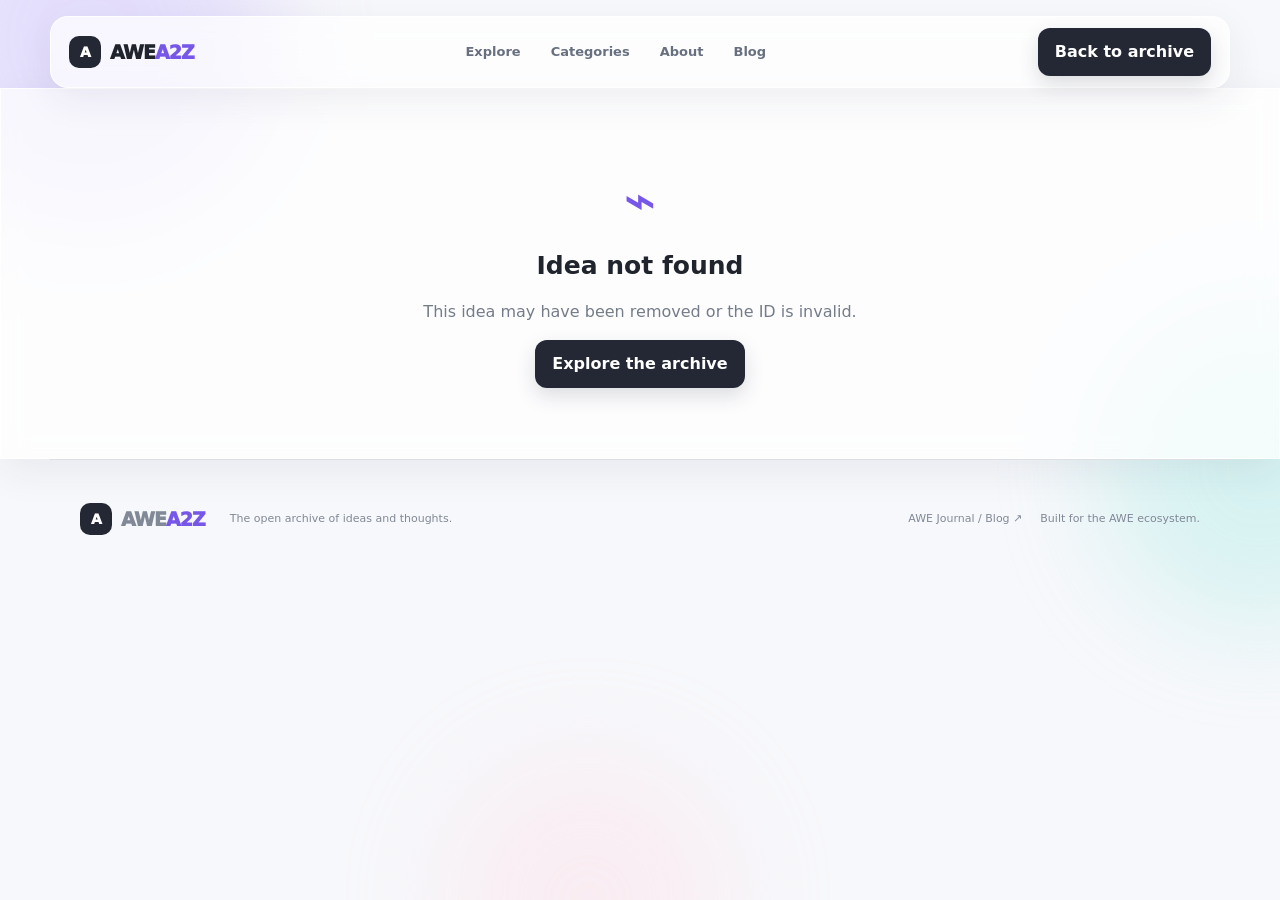
<file: idea.html>
<!doctype html>
<html lang="en"><head><meta charset="utf-8"><meta name="viewport" content="width=device-width,initial-scale=1"><meta name="description" content="AWE A2Z public idea page"><title>Idea — AWE A2Z</title><link rel="stylesheet" href="styles.css"></head><body><div class="aurora aurora-a"></div><div class="aurora aurora-b"></div><div class="aurora aurora-c"></div><header class="nav glass"><a class="logo" href="index.html"><span class="logo-mark">A</span><span>AWE<span class="accent">A2Z</span></span></a><nav><a href="index.html#ideas">Explore</a><a href="index.html#categories">Categories</a><a href="index.html#about">About</a><a href="https://blogma-wa.blogspot.com/" target="_blank" rel="noopener">Blog</a></nav><a class="btn btn-primary" href="index.html#ideas">Back to archive</a></header><main class="idea-page"><div id="ideaView" class="idea-view glass"><div class="loading">Loading idea…</div></div></main><footer><div class="logo"><span class="logo-mark">A</span><span>AWE<span class="accent">A2Z</span></span></div><p>The open archive of ideas and thoughts.</p><div class="footer-links"><a href="https://blogma-wa.blogspot.com/" target="_blank" rel="noopener">AWE Journal / Blog ↗</a><span>Built for the AWE ecosystem.</span></div></footer><script>
const INDEX_URL='https://raw.githubusercontent.com/ARARAT33/AWEArchiveDB/refs/heads/main/a2z-index.json';const LEGACY='https://raw.githubusercontent.com/ARARAT33/AWEArchiveDB/refs/heads/main/a2zdb.json';const esc=v=>String(v??'').replace(/[&<>"']/g,c=>({'&':'&amp;','<':'&lt;','>':'&gt;','"':'&quot;',"'":'&#39;'}[c]));const norm=r=>Array.isArray(r)?r:(r?.ideas||r?.data||r?.items||[]);async function raw(u){const r=await fetch(u,{cache:'default'});if(!r.ok)throw 0;return r.json()}
async function init(){const id=new URLSearchParams(location.search).get('id'),root=document.querySelector('#ideaView');try{let idx;try{idx=await raw(INDEX_URL)}catch{idx={files:[{name:'a2zdb.json',raw:LEGACY}]}}const files=idx.files||[];const chunks=await Promise.all(files.map(f=>raw(f.raw||`https://raw.githubusercontent.com/ARARAT33/AWEArchiveDB/refs/heads/main/${f.name}`).catch(()=>[])));const x=chunks.flatMap(norm).find((v,i)=>String(v.id||i+1)===String(id));if(!x)throw 0;const title=x.title||x.name||'Untitled idea',idea=x.idea||x.description||x.content||x.text||'',cat=x.category||x.type||'Other',author=x.anonymous?'Anonymous':(x.author||'Anonymous');document.title=title+' — AWE A2Z';root.innerHTML=`<div class="idea-page-head"><div class="eyebrow">${esc(cat)} · A2Z ARCHIVE</div><div class="idea-id">ID ${esc(x.id||id)}</div></div><h1>${esc(title)}</h1><div class="idea-meta"><span>${esc(author)}</span><span>•</span><span>Open for everyone to use</span></div><div class="idea-body">${esc(idea).replace(/\n/g,'<br><br>')}</div>${x.url?`<div class="web-source"><div><div class="eyebrow">IDEA WEB PAGE</div><h3>The contributor's dedicated page</h3><p>Open the full web presentation of this idea.</p></div><a class="btn btn-primary" href="${esc(x.url)}" target="_blank" rel="noopener noreferrer">Open idea page ↗</a></div>`:''}<div class="rights-note"><strong>This idea is not owned by AWE.</strong><p>AWE A2Z does not claim ownership of this contribution. Ideas published here are intended as a public, reusable resource and may be used, developed or transformed by anyone. The contributor must only submit material they have the right to release under this principle.</p></div><div class="report-box"><div><div class="eyebrow">SEE A PROBLEM?</div><h3>Request removal</h3><p>AWE cannot manually verify every idea. If you believe this specific idea should be removed, email the idea ID and the reason. AWE will review the report and remove it if the issue is valid.</p></div><a class="btn btn-primary" href="mailto:araratavetisyan777999@gmail.com?subject=AWE%20A2Z%20Removal%20Request%20—%20ID%20${encodeURIComponent(x.id||id)}&body=Idea%20ID%3A%20${encodeURIComponent(x.id||id)}%0A%0AReason%20for%20removal%3A%0A">Report ID ${esc(x.id||id)} →</a></div>`}catch(e){root.innerHTML='<div class="empty"><div class="empty-symbol">⌁</div><h3>Idea not found</h3><p>This idea may have been removed or the ID is invalid.</p><a class="btn btn-primary" href="index.html#ideas">Explore the archive</a></div>'}}init();
</script></body></html>
</file>
<file: styles.css>
*{box-sizing:border-box}html{scroll-behavior:smooth}body{margin:0;color:#20242c;background:#f7f8fb;font-family:Inter,ui-sans-serif,system-ui,-apple-system,BlinkMacSystemFont,"Segoe UI",sans-serif;line-height:1.5;overflow-x:hidden}.aurora{position:fixed;pointer-events:none;z-index:-1;border-radius:50%;filter:blur(55px);opacity:.3;animation:float 20s ease-in-out infinite;contain:layout paint}.aurora-a{width:360px;height:360px;background:#b9a5ff;top:-140px;left:-90px}.aurora-b{width:320px;height:320px;background:#8fe5dd;top:34%;right:-140px;animation-delay:-7s}.aurora-c{width:280px;height:280px;background:#ffd4df;bottom:-140px;left:35%;animation-delay:-13s}@keyframes float{50%{transform:translate(22px,28px) scale(1.04)}}@media(prefers-reduced-motion:reduce){html{scroll-behavior:auto}.aurora{animation:none}.btn,.idea,.category{transition:none}}a{text-decoration:none;color:inherit}.glass{background:rgba(255,255,255,.72);border:1px solid rgba(255,255,255,.86);box-shadow:0 12px 38px rgba(38,45,70,.07);backdrop-filter:blur(14px);-webkit-backdrop-filter:blur(14px)}.nav{height:72px;position:sticky;top:16px;z-index:20;max-width:1180px;margin:16px auto 0;border-radius:18px;padding:0 18px;display:flex;align-items:center;justify-content:space-between}.logo{display:flex;align-items:center;gap:9px;font-weight:950;letter-spacing:-.05em;font-size:19px}.logo-mark{width:32px;height:32px;border-radius:10px;display:grid;place-items:center;background:#242834;color:white;font-size:14px}.accent{color:#7657e8}.nav nav{display:flex;gap:30px;font-size:13px;font-weight:700;color:#687080}.nav nav a:hover{color:#222}.btn{border:0;cursor:pointer;font:inherit;font-weight:850;border-radius:12px;padding:12px 17px;display:inline-flex;gap:9px;align-items:center;justify-content:center;transition:transform .18s,box-shadow .18s}.btn:disabled{opacity:.5;cursor:not-allowed}.btn-primary{background:#242834;color:#fff;box-shadow:0 8px 20px rgba(36,40,52,.15)}.btn-primary:hover{transform:translateY(-2px);box-shadow:0 12px 24px rgba(36,40,52,.2)}.btn-glass,.glass-btn{background:rgba(255,255,255,.78);border:1px solid #e6e8ee;color:#2c313c}.btn-light{background:#fff;color:#222;padding:14px 20px}.hero{max-width:1180px;margin:auto;padding:110px 30px 75px;text-align:center}.eyebrow{font-size:10px;letter-spacing:.2em;font-weight:950;color:#7657e8}.hero h1{font-size:clamp(62px,9vw,118px);line-height:.88;letter-spacing:-.075em;margin:24px auto 30px;max-width:900px}.hero h1 em{font-style:normal;color:#7657e8}.hero-copy{max-width:650px;margin:auto;color:#687080;font-size:17px}.hero-actions{display:flex;justify-content:center;gap:10px;margin:32px 0 65px}.stats{max-width:760px;margin:auto;border-radius:20px;padding:19px 22px;display:grid;grid-template-columns:repeat(4,1fr);text-align:left}.stats div{padding:5px 20px;border-right:1px solid #e6e7ec}.stats div:last-child{border:0}.stats strong{font-size:21px;letter-spacing:-.04em}.stats small{display:block;color:#858b98;font-size:9px;letter-spacing:.14em;font-weight:850;margin-top:2px}.section{max-width:1180px;margin:auto;padding:100px 30px}.capacity{padding-top:10px;padding-bottom:30px}.capacity-card{border-radius:22px;padding:24px 28px;display:grid;grid-template-columns:1fr auto;gap:5px 25px;align-items:end}.capacity-card h2{font-size:34px;letter-spacing:-.06em;margin:5px 0 0}.capacity-card p{margin:2px 0 0;color:#737b8a;font-size:12px}.capacity-side{text-align:right;display:flex;flex-direction:column;color:#555d6b}.capacity-side strong{font-size:14px}.capacity-side span{font-size:10px;color:#8a91a0;margin-top:3px}.capacity-track{grid-column:1/-1;height:8px;border-radius:999px;background:#e7e8ef;overflow:hidden;margin-top:14px}.capacity-track i{display:block;height:100%;width:0;background:linear-gradient(90deg,#7657e8,#7fded3);border-radius:inherit;transition:width .25s}.section-head{display:flex;align-items:end;justify-content:space-between;gap:20px;margin-bottom:30px}.section h2{font-size:52px;line-height:1;letter-spacing:-.065em;margin:8px 0}.section-head p{color:#737b8a;margin:10px 0 0}.toolbar{border-radius:16px;padding:10px;display:grid;grid-template-columns:1fr 180px 140px;gap:8px;margin-bottom:18px}.search{display:flex;align-items:center;background:#fff;border:1px solid #e6e8ed;border-radius:11px;padding:0 12px}.search span{font-size:24px;color:#9097a4}.search input,.toolbar select{border:0;outline:0;background:transparent;padding:12px;font:inherit;color:#303540;width:100%}.toolbar select{background:#fff;border:1px solid #e6e8ed;border-radius:11px}.idea-grid{display:grid;grid-template-columns:repeat(3,1fr);gap:14px;contain:layout}.idea{padding:22px;border-radius:18px;min-height:220px;display:flex;flex-direction:column;cursor:pointer;transition:transform .18s,box-shadow .18s}.idea:hover{transform:translateY(-3px);box-shadow:0 18px 42px rgba(38,45,70,.1)}.idea-top{display:flex;justify-content:space-between;gap:10px;color:#8a91a0;font-size:11px}.idea-symbol{width:42px;height:42px;border-radius:12px;background:linear-gradient(135deg,#eee9ff,#e5faf7);display:grid;place-items:center;color:#7657e8;font-weight:950;margin-bottom:25px}.idea h3{font-size:20px;line-height:1.15;margin:0 0 8px;letter-spacing:-.035em}.idea p{font-size:13px;color:#707887;margin:0}.pill{margin-top:auto;padding-top:20px;color:#7657e8;font-size:10px;font-weight:900;letter-spacing:.08em}.loading{grid-column:1/-1;border-radius:18px;padding:70px;text-align:center;color:#737b8a}.empty{padding:70px;text-align:center;border-radius:20px}.empty-symbol{font-size:55px;color:#7657e8}.empty h3{margin:5px 0;font-size:25px}.empty p{color:#747c89}.categories-section{padding-top:40px}.category-search{grid-column:1/-1;width:100%;margin-bottom:12px}.category-results{display:grid;grid-template-columns:repeat(4,1fr);gap:12px}.category{padding:24px;border-radius:17px;cursor:pointer;transition:transform .18s;display:flex;flex-direction:column;gap:8px;text-align:left;border:1px solid rgba(255,255,255,.86);font:inherit}.category:hover{transform:translateY(-2px)}.category span{font-size:11px;color:#818896}.manifesto{padding-top:60px}.manifesto-card{border-radius:28px;padding:60px;background:linear-gradient(135deg,rgba(255,255,255,.78),rgba(242,239,255,.72))}.manifesto h2{max-width:650px}.manifesto p{max-width:700px;color:#697180;font-size:17px}.principles{display:flex;flex-wrap:wrap;gap:9px;margin-top:35px}.principles span{padding:9px 12px;border:1px solid #dddfea;border-radius:999px;font-size:10px;font-weight:900;color:#626a79}.steps{display:grid;grid-template-columns:repeat(4,1fr);gap:12px;margin-top:30px}.step{padding:25px;border-radius:18px}.step b{color:#7657e8}.step h3{font-size:22px;margin:35px 0 5px}.step p{color:#747c89;font-size:13px}.cta-card{border-radius:28px;padding:45px 50px;background:#242834;color:#fff;display:flex;justify-content:space-between;align-items:center;gap:30px;box-shadow:0 20px 55px rgba(36,40,52,.15)}.cta-card h2{margin:8px 0;font-size:43px}.cta-card p{color:#b9bfca;margin:0}.cta .eyebrow{color:#aaa0ff}footer{max-width:1180px;margin:auto;padding:40px 30px 55px;display:flex;align-items:center;gap:25px;color:#818896;font-size:11px;border-top:1px solid #e7e8ec}.footer-links{margin-left:auto;display:flex;gap:18px;align-items:center}.modal{display:none;position:fixed;inset:0;z-index:50;padding:25px;align-items:center;justify-content:center}.modal.open{display:flex}.modal-backdrop{position:absolute;inset:0;background:rgba(20,23,31,.34);backdrop-filter:blur(5px)}.modal-card{position:relative;width:min(600px,100%);max-height:90vh;overflow:auto;border-radius:25px;padding:34px;background:rgba(255,255,255,.94)}.close{position:absolute;right:18px;top:14px;border:0;background:transparent;font-size:30px;color:#6e7582;cursor:pointer}.modal-card h2{font-size:40px;letter-spacing:-.06em;margin:8px 0}.modal-note{color:#737b89;font-size:13px;margin-bottom:25px}.modal-card label:not(.check){display:block;font-size:11px;font-weight:900;color:#535a67;margin:14px 0}.modal-card input:not([type=checkbox]),.modal-card textarea,.modal-card select{width:100%;margin-top:7px;border:1px solid #e1e4ea;border-radius:11px;background:#fff;padding:12px;font:inherit;outline:0}.modal-card textarea{min-height:150px;resize:vertical}.check{display:flex;gap:9px;align-items:flex-start;font-size:11px;color:#626a78;margin:12px 0}.check input{margin-top:2px}.form-status{font-size:12px;margin:15px 0;color:#7657e8}.submit-btn{width:100%;margin-top:8px}@media(max-width:850px){.nav nav{display:none}.idea-grid{grid-template-columns:1fr 1fr}.steps,.category-results{grid-template-columns:1fr 1fr}.stats{grid-template-columns:1fr 1fr}.stats div{border-bottom:1px solid #e6e7ec}.toolbar{grid-template-columns:1fr 1fr}.search{grid-column:1/-1}}@media(max-width:560px){.nav{top:8px;margin-top:8px}.nav .btn{padding:9px 11px;font-size:12px}.hero{padding-top:75px}.hero h1{font-size:62px}.hero-actions{flex-direction:column;align-items:stretch}.stats{grid-template-columns:1fr 1fr}.stats div{padding:12px}.idea-grid,.steps,.category-results{grid-template-columns:1fr}.section h2{font-size:40px}.section-head{align-items:flex-start;flex-direction:column}.toolbar{grid-template-columns:1fr}.category-search{grid-column:1}.cta-card{padding:35px 25px}.cta-card h2{font-size:34px}footer{flex-wrap:wrap}.footer-links{margin-left:0;width:100%;flex-wrap:wrap}.modal-card{padding:28px 20px}}
</file>
